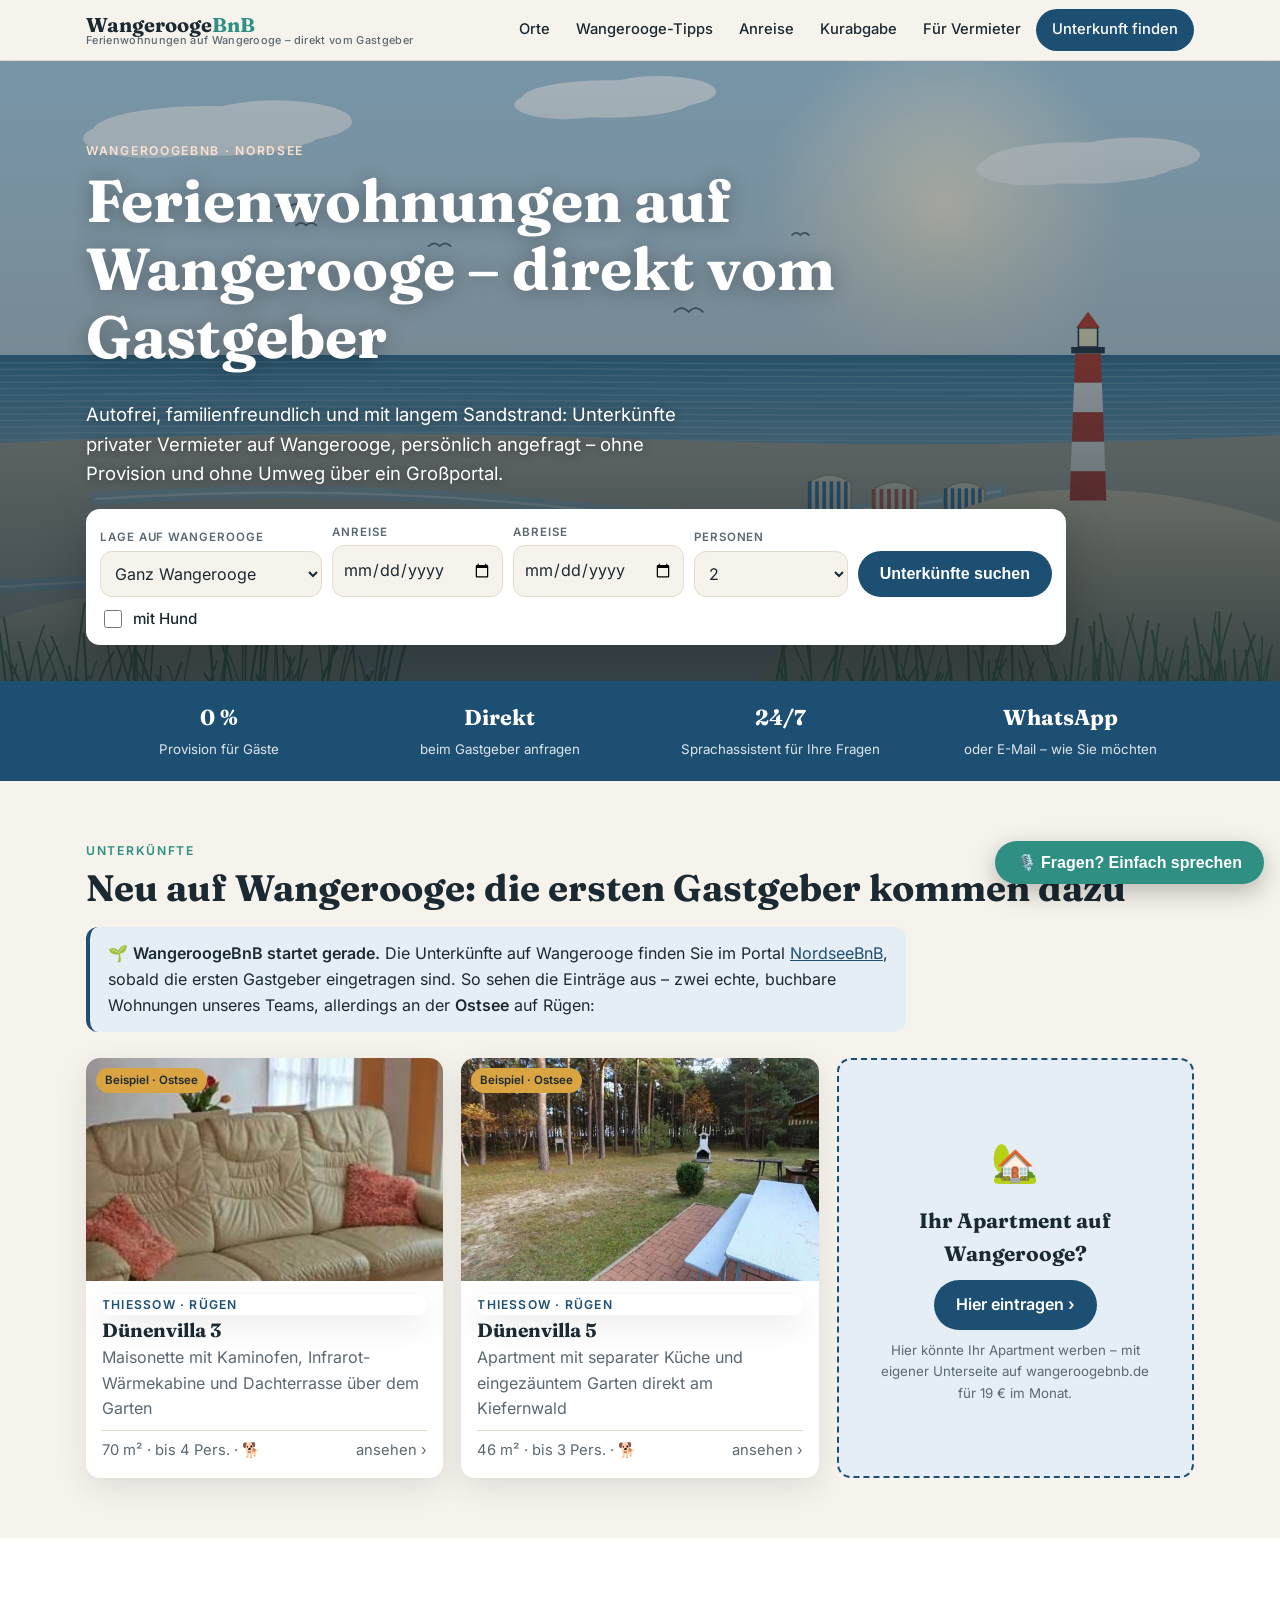
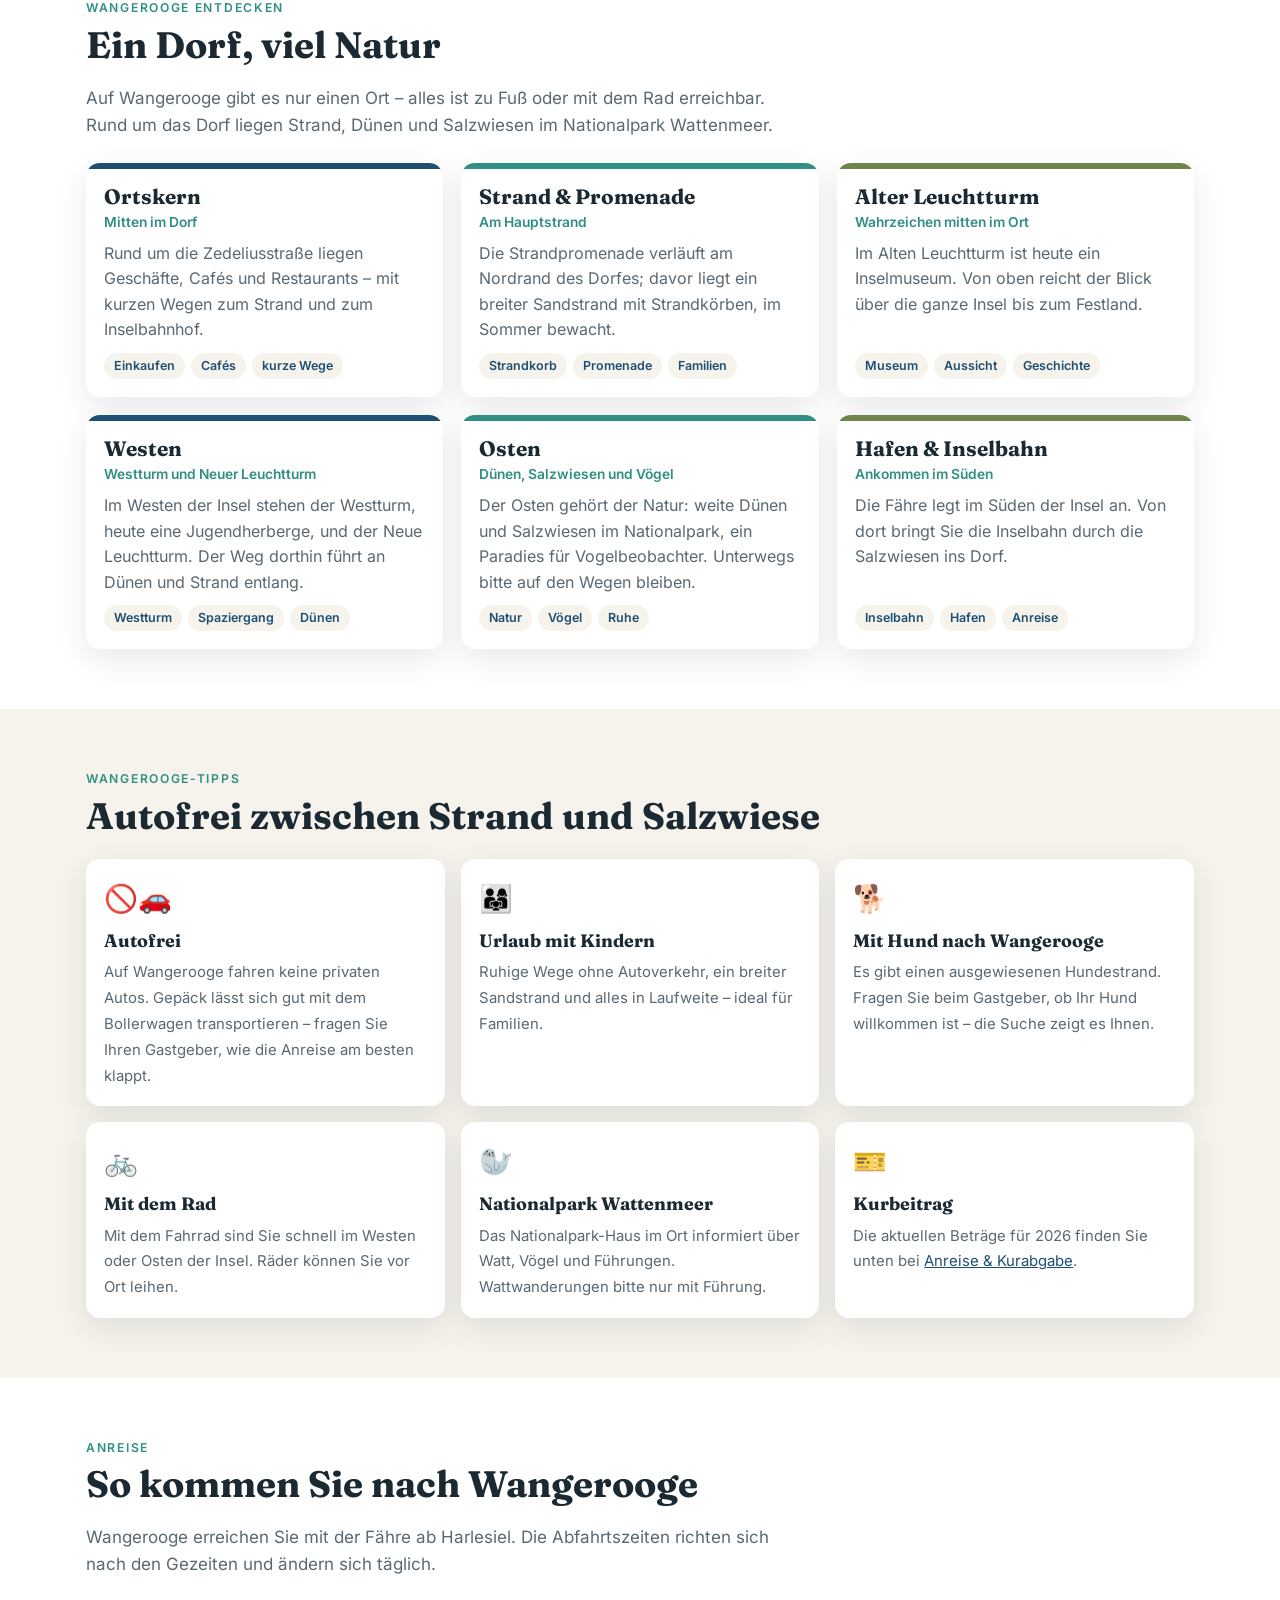
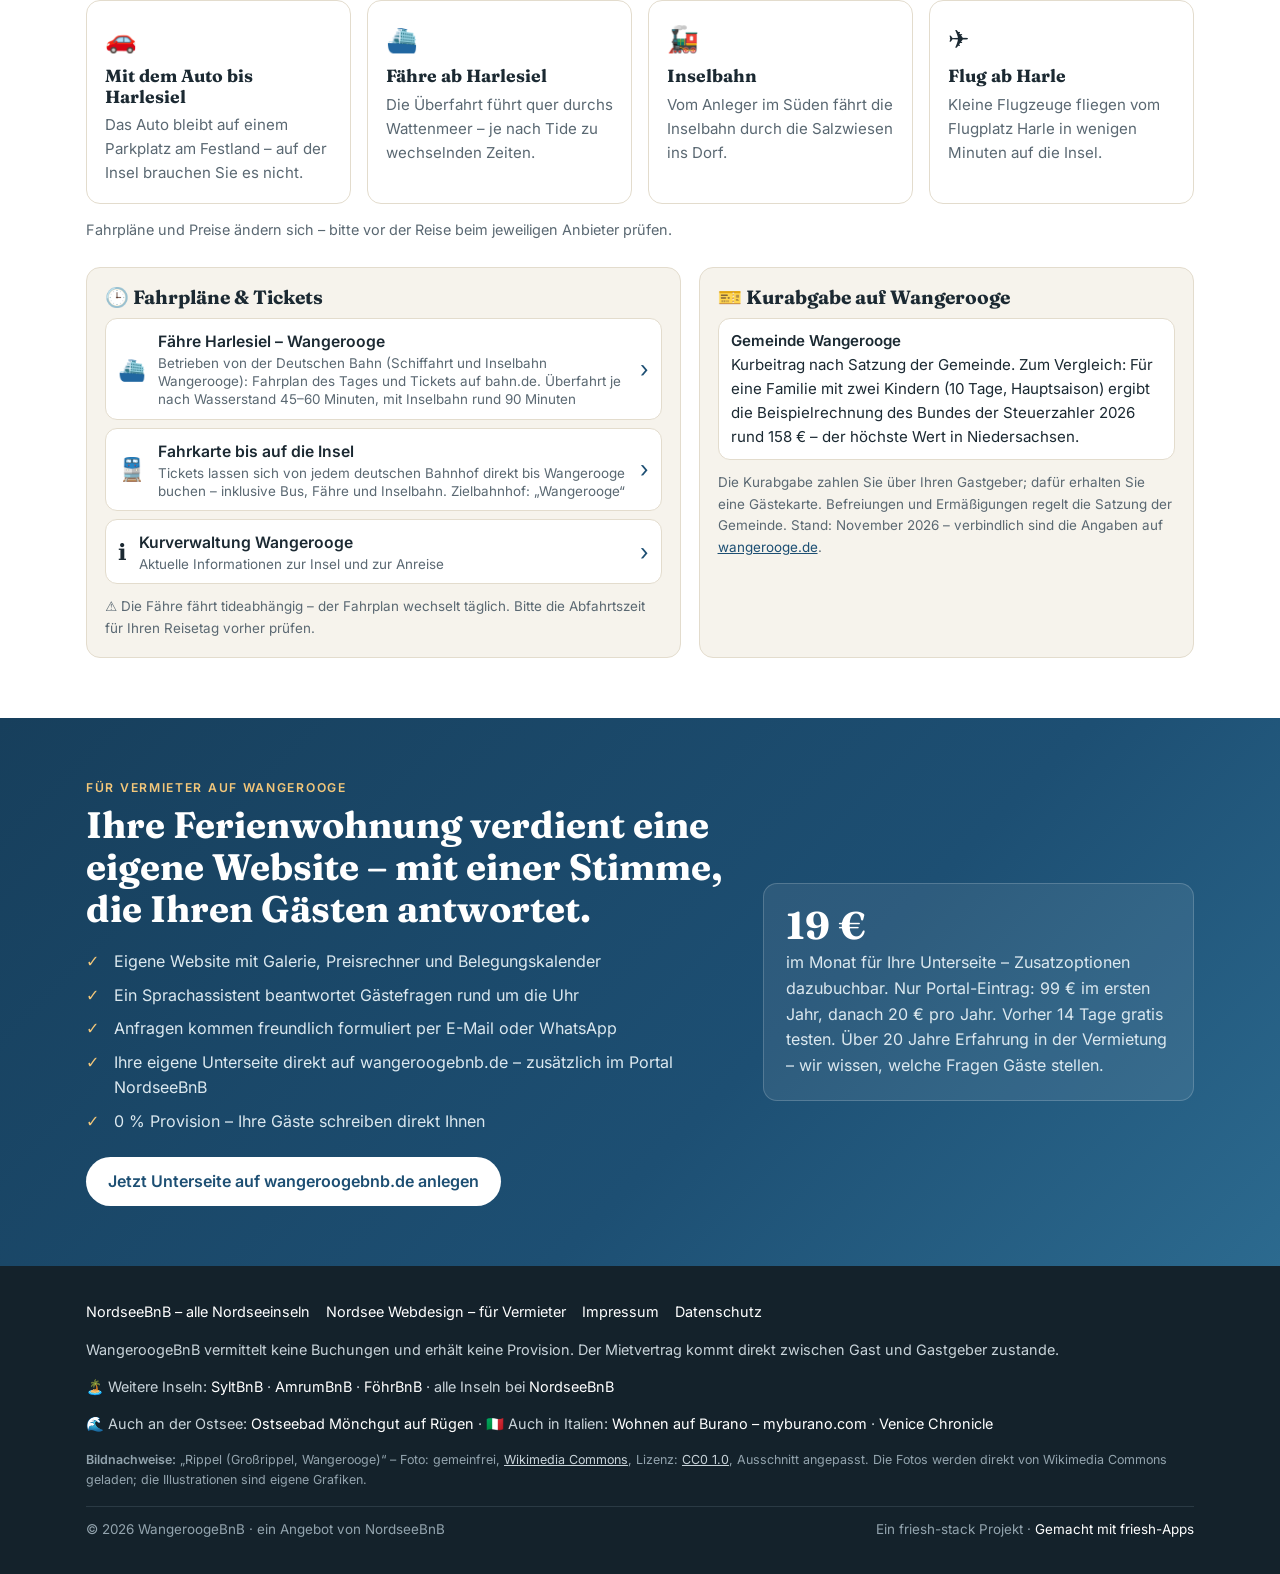
<file: index.html>
<!DOCTYPE html>
<html lang="de">
<head>
<meta charset="utf-8">
<meta name="viewport" content="width=device-width, initial-scale=1">
<title>WangeroogeBnB – Ferienwohnungen auf Wangerooge, direkt vom Gastgeber</title>
<meta name="description" content="Ferienwohnungen und Ferienhäuser auf Wangerooge, der autofreien Ostfriesischen Insel. Direkt beim Gastgeber anfragen, ohne Provision.">
<style id="fontcss">/* Schriften lokal eingebunden – keine Verbindung zu Google Fonts */
@font-face{font-family:Fraunces;font-style:normal;font-weight:400;font-display:swap;src:url([data-uri]) format('woff2')}
@font-face{font-family:Fraunces;font-style:normal;font-weight:600;font-display:swap;src:url([data-uri]) format('woff2')}
@font-face{font-family:Fraunces;font-style:normal;font-weight:700;font-display:swap;src:url([data-uri]) format('woff2')}
@font-face{font-family:Inter;font-style:normal;font-weight:400;font-display:swap;src:url([data-uri]) format('woff2')}
@font-face{font-family:Inter;font-style:normal;font-weight:500;font-display:swap;src:url([data-uri]) format('woff2')}
@font-face{font-family:Inter;font-style:normal;font-weight:600;font-display:swap;src:url([data-uri]) format('woff2')}</style>
<style>
:root{
  --brand:#1d4f73; --brand-2:#e8e2d4; --accent:#2f8f83; --bg:#f6f3ec; --ink:#1b2932; --muted:#5a6872;
  --white:#fff; --line:#e3dccd; --foam:#e5eef4; --grass:#6f8448;
  --radius:14px; --shadow:0 10px 30px rgba(27,41,50,.10);
}
@media(prefers-color-scheme:dark){:root{--bg:#0f1a21;--ink:#e9eef1;--muted:#a8b6bf;--white:#16242d;--line:#24343e;--foam:#16303f;--brand-2:#22313a}}
*{box-sizing:border-box}
html{scroll-behavior:smooth}
body{margin:0;font-family:Inter,system-ui,sans-serif;color:var(--ink);background:var(--bg);line-height:1.6;font-size:16px;overflow-x:hidden}
h1,h2,h3{font-family:Fraunces,Georgia,serif;line-height:1.15;margin:0 0 .5em}
h2{font-size:clamp(1.6rem,3.6vw,2.3rem)}
a{color:var(--brand)}
@media(prefers-color-scheme:dark){a{color:#8cc3e6}}
img{max-width:100%;display:block}
.wrap{max-width:1140px;margin:0 auto;padding:0 16px}
section{padding:60px 0}
.eyebrow{text-transform:uppercase;letter-spacing:.14em;font-size:.76rem;font-weight:600;color:var(--accent);margin-bottom:.5em}
.lead{font-size:1.06rem;color:var(--muted);max-width:720px}
.btn{display:inline-flex;align-items:center;justify-content:center;gap:8px;background:var(--brand);color:#fff!important;padding:12px 22px;border-radius:999px;text-decoration:none;font-weight:600;border:0;cursor:pointer;font-size:1rem;white-space:nowrap}
.btn:hover{filter:brightness(1.1)}
.btn.ghost{background:transparent;color:var(--brand)!important;border:2px solid var(--brand)}
.btn.light{background:#fff;color:var(--brand)!important}
.btn.accent{background:var(--accent)}

/* Nav */
nav{position:sticky;top:0;z-index:50;background:color-mix(in srgb,var(--bg) 92%,transparent);backdrop-filter:blur(8px);border-bottom:1px solid var(--line)}
nav .wrap{display:flex;align-items:center;justify-content:space-between;height:60px;gap:10px}
.brand{font-family:Fraunces,serif;font-weight:700;font-size:1.25rem;color:var(--ink);text-decoration:none;line-height:1.05}
.brand span{color:var(--accent)}
.brand small{display:block;font-family:Inter;font-weight:500;font-size:.68rem;color:var(--muted);letter-spacing:.03em}
.nl{display:flex;gap:4px;align-items:center}
.nl a{text-decoration:none;color:var(--ink);font-weight:500;font-size:.92rem;padding:7px 11px;border-radius:99px}
.nl a:hover{background:var(--foam)}
.nl a.btn{color:#fff;padding:9px 16px}
@media(max-width:720px){.nl a:not(.btn){display:none}.brand small{display:none}}

/* Hero */
.hero{position:relative;min-height:620px;display:flex;align-items:flex-end;overflow:hidden;color:#fff}
.hero .bg{position:absolute;inset:0}
.hero .bg svg{width:100%;height:100%;animation:kb 30s ease-in-out infinite alternate}
@keyframes kb{from{transform:scale(1)}to{transform:scale(1.07) translate(-1%,-1%)}}
.hero .shade{position:absolute;inset:0;background:linear-gradient(180deg,rgba(12,32,46,.30) 0%,rgba(12,32,46,.45) 45%,rgba(12,32,46,.78) 100%)}
.hero .content{position:relative;width:100%;padding:40px 0 36px}
.hero h1{font-size:clamp(2.1rem,5.6vw,3.7rem);max-width:820px;text-shadow:0 2px 20px rgba(0,0,0,.3)}
.hero p.sub{font-size:clamp(1rem,2vw,1.15rem);max-width:640px;margin:0 0 20px;text-shadow:0 1px 10px rgba(0,0,0,.4)}
.search{background:var(--white);color:var(--ink);border-radius:var(--radius);box-shadow:0 18px 50px rgba(0,0,0,.25);padding:14px;display:grid;grid-template-columns:1.3fr 1fr 1fr .9fr auto;gap:10px;align-items:end;max-width:980px}
.search>*{min-width:0}
.search label{display:block;font-size:.72rem;font-weight:600;text-transform:uppercase;letter-spacing:.08em;color:var(--muted);margin-bottom:4px}
.search select,.search input{width:100%;padding:11px 10px;border:1px solid var(--line);border-radius:12px;background:var(--bg);color:var(--ink);font:inherit}
.search label.dog{display:flex;align-items:center;gap:8px;font-size:.95rem;grid-column:1/-1;color:var(--ink);text-transform:none;letter-spacing:0;font-weight:500;margin:0;cursor:pointer}
.search .dog input{width:18px;height:18px;padding:0}
.search .btn{height:46px}
@media(max-width:860px){.search{grid-template-columns:1fr 1fr}.search .full{grid-column:1/-1}}

/* Strip */
.strip{background:var(--brand);color:#fff}
.strip .wrap{display:grid;grid-template-columns:repeat(4,1fr);gap:14px;padding-top:20px;padding-bottom:20px;text-align:center}
.strip b{font-family:Fraunces,serif;font-size:1.35rem;display:block}
.strip small{opacity:.85}
@media(max-width:720px){.strip .wrap{grid-template-columns:1fr 1fr}}

/* Neu-Hinweis + Beispiele */
.note{background:var(--foam);border-left:4px solid var(--brand);border-radius:12px;padding:14px 18px;max-width:820px;margin:18px 0 26px}
.examples{display:grid;grid-template-columns:repeat(3,1fr);gap:18px}
@media(max-width:900px){.examples{grid-template-columns:1fr 1fr}}
.ad{border:2px dashed var(--brand);background:var(--foam);border-radius:var(--radius);display:flex;flex-direction:column;align-items:center;justify-content:center;text-align:center;padding:24px 20px;gap:10px;text-decoration:none;color:var(--ink);min-height:300px}
.ad .ic{font-size:2.4rem}.ad b{font-family:Fraunces,Georgia,serif;font-size:1.3rem}.ad .btn{pointer-events:none}.ad small{color:var(--muted);max-width:280px}
.ex{background:var(--white);border-radius:var(--radius);box-shadow:var(--shadow);overflow:hidden;text-decoration:none;color:var(--ink);display:block}
.ex .ph{position:relative;aspect-ratio:16/10;background:var(--brand-2)}
.ex .ph img{width:100%;height:100%;object-fit:cover}
.ex .tag{position:absolute;left:10px;top:10px;background:#d9a441;color:#1b2932;font-weight:700;font-size:.72rem;padding:3px 9px;border-radius:99px}
.ex .in{padding:14px 16px 16px}
.ex .ort{font-size:.76rem;font-weight:600;letter-spacing:.1em;text-transform:uppercase;color:var(--brand)}
@media(prefers-color-scheme:dark){.ex .ort{color:#8cc3e6}}
.ex h3{margin:4px 0 4px;font-size:1.2rem}
.ex .meta{display:flex;justify-content:space-between;color:var(--muted);font-size:.92rem;border-top:1px solid var(--line);padding-top:8px;margin-top:8px}
@media(max-width:640px){.examples{grid-template-columns:1fr}}

/* Orte */
.orte{display:grid;grid-template-columns:repeat(3,1fr);gap:18px;margin-top:24px}
.ort{background:var(--white);border-radius:var(--radius);box-shadow:var(--shadow);overflow:hidden;display:flex;flex-direction:column}
.ort .top{height:6px;background:var(--brand)}
.ort:nth-child(3n+2) .top{background:var(--accent)}
.ort:nth-child(3n) .top{background:var(--grass)}
.ort .in{padding:16px 18px 18px;display:flex;flex-direction:column;flex:1}
.ort h3{margin:0 0 2px;font-size:1.3rem}
.ort .km{font-size:.86rem;color:var(--accent);font-weight:600;margin-bottom:8px}
.ort p{margin:0 0 10px;color:var(--muted)}
.tags{display:flex;flex-wrap:wrap;gap:6px;margin-top:auto}
.tags span{background:var(--bg);border-radius:99px;padding:3px 10px;font-size:.78rem;color:var(--brand);font-weight:600}
@media(prefers-color-scheme:dark){.tags span{color:#8cc3e6}}
@media(max-width:900px){.orte{grid-template-columns:1fr 1fr}}
@media(max-width:600px){.orte{grid-template-columns:1fr}}

/* Tipps */
.tips{display:grid;grid-template-columns:repeat(3,1fr);gap:16px;margin-top:22px}
.tip{background:var(--white);border-radius:var(--radius);padding:18px;box-shadow:var(--shadow)}
.tip span{font-size:1.7rem}
.tip b{display:block;font-family:Fraunces,serif;font-size:1.12rem;margin:6px 0 4px}
.tip small{color:var(--muted);font-size:.93rem}
@media(max-width:900px){.tips{grid-template-columns:1fr 1fr}}
@media(max-width:560px){.tips{grid-template-columns:1fr}}

/* Anreise */
.anreise{display:grid;grid-template-columns:repeat(4,1fr);gap:16px;margin-top:22px}
.an{border:1px solid var(--line);border-radius:var(--radius);padding:18px;background:var(--white)}
.an h3{font-size:1.1rem;margin:6px 0}
.an p{margin:0;color:var(--muted);font-size:.94rem}
@media(max-width:900px){.anreise{grid-template-columns:1fr 1fr}}
@media(max-width:560px){.anreise{grid-template-columns:1fr}}

/* Vermieter */
.vm{background:linear-gradient(135deg,#173f5c,#1d4f73 60%,#2c6a8f);color:#fff}
.vm .grid{display:grid;grid-template-columns:1.2fr .8fr;gap:30px;align-items:center}
.vm ul{list-style:none;padding:0;margin:14px 0 22px}
.vm li{padding-left:28px;position:relative;margin:8px 0;color:#dbe8ef}
.vm li:before{content:"✓";position:absolute;left:0;color:#f3c77a;font-weight:700}
.vm .box{background:rgba(255,255,255,.08);border:1px solid rgba(255,255,255,.18);border-radius:var(--radius);padding:22px}
.vm .box b{font-family:Fraunces,serif;font-size:2.4rem;display:block;line-height:1}
@media(max-width:820px){.vm .grid{grid-template-columns:1fr}}
.vm .grid>*{min-width:0}.vm .btn{white-space:normal;text-align:center}

/* Footer */
footer{background:#14222b;color:#c9d4da;padding:34px 0;font-size:.9rem}
footer a{color:#fff;text-decoration:none}
footer .links{display:flex;flex-wrap:wrap;gap:6px 16px;margin-bottom:12px}
footer .sig{border-top:1px solid #2a3a44;margin-top:16px;padding-top:12px;display:flex;justify-content:space-between;flex-wrap:wrap;gap:8px;font-size:.84rem;color:#93a4ae}

.modal{position:fixed;inset:0;background:rgba(0,0,0,.5);display:none;align-items:center;justify-content:center;z-index:100;padding:16px}
.modal.on{display:flex}
.modal .sheet{background:var(--white);color:var(--ink);border-radius:var(--radius);max-width:600px;width:100%;padding:24px;position:relative;max-height:85vh;overflow:auto}
.modal .x{position:absolute;right:12px;top:8px;background:none;border:0;font-size:1.6rem;cursor:pointer;color:var(--ink)}
.fab{position:fixed;right:16px;bottom:16px;z-index:60;box-shadow:0 8px 24px rgba(0,0,0,.25)}
.hero .bg img.photo{position:absolute;inset:0;width:100%;height:100%;object-fit:cover;animation:kb 30s ease-in-out infinite alternate}
.hero .credit{position:absolute;right:10px;top:8px;z-index:2;font-size:.68rem;color:rgba(255,255,255,.8);text-decoration:none;text-shadow:0 1px 4px rgba(0,0,0,.6)}
.gal{display:grid;grid-template-columns:repeat(3,1fr);gap:14px;margin-top:22px}
.gal figure{margin:0;background:var(--white);border-radius:var(--radius);overflow:hidden;box-shadow:var(--shadow)}
.gal img{width:100%;aspect-ratio:4/3;object-fit:cover;display:block;background:var(--brand-2)}
.gal figcaption{padding:10px 12px;font-size:.88rem}
.gal figcaption small{display:block;color:var(--muted);font-size:.74rem;margin-top:2px}
.gal figcaption small a{color:inherit}
@media(max-width:820px){.gal{grid-template-columns:1fr 1fr}}
@media(max-width:520px){.gal{grid-template-columns:1fr}}
.credits{font-size:.78rem;color:#93a4ae;margin:14px 0 0}
.credits a{color:#c9d4da;text-decoration:underline}
.infos{display:grid;grid-template-columns:1.2fr 1fr;gap:18px;margin-top:26px}
.infobox{background:var(--bg);border:1px solid var(--line);border-radius:var(--radius);padding:18px}
.infobox h3{font-size:1.2rem;margin:0 0 10px}
.fls{display:flex;flex-direction:column;gap:8px}
.fl{display:flex;align-items:center;gap:12px;background:var(--white);border:1px solid var(--line);border-radius:12px;padding:10px 12px;text-decoration:none;color:var(--ink)}
.fl:hover{border-color:var(--brand)}
.fl .fi{font-size:1.4rem}.fl b{display:block;font-size:.98rem}.fl small{display:block;color:var(--muted);font-size:.84rem;line-height:1.35}
.fl .go{margin-left:auto;font-size:1.4rem;color:var(--brand)}
.kur{list-style:none;padding:0;margin:0;display:flex;flex-direction:column;gap:10px}
.kur li{background:var(--white);border-radius:12px;padding:10px 12px;border:1px solid var(--line);font-size:.94rem}
.ihint{font-size:.84rem;color:var(--muted);margin:12px 0 0}
@media(max-width:820px){.infos{grid-template-columns:1fr}}
.vfab2{position:fixed;right:16px;bottom:16px;z-index:60;box-shadow:0 8px 24px rgba(0,0,0,.25)}
.vp{position:fixed;right:16px;bottom:16px;z-index:70;width:min(380px,calc(100vw - 32px));max-height:min(620px,calc(100vh - 32px));background:var(--white);color:var(--ink);border-radius:18px;box-shadow:0 20px 60px rgba(0,0,0,.35);display:none;flex-direction:column;overflow:hidden}
.vp.on{display:flex}
.vp .vh{display:flex;align-items:center;justify-content:space-between;padding:12px 16px;background:var(--brand);color:#fff}
.vp .vh b{font-family:Fraunces,Georgia,serif;font-size:1.1rem}
.vp .vh button{background:none;border:0;color:#fff;font-size:1.6rem;cursor:pointer;line-height:1}
.vp .vo{display:flex;flex-direction:column;align-items:center;padding:16px 16px 6px}
.vp .orb{width:74px;height:74px;border-radius:50%;background:radial-gradient(circle at 35% 35%,#fff,var(--accent));box-shadow:0 0 0 0 rgba(0,0,0,.15);transition:transform .3s}
.vp .orb.talk{animation:vpulse 1s ease-in-out infinite}
@keyframes vpulse{0%,100%{transform:scale(1)}50%{transform:scale(1.12)}}
.vp .vs{margin-top:8px;font-size:.9rem;color:var(--muted);text-align:center}
.vp .vt{font-size:.8rem;color:var(--muted)}
.vp .vl{flex:1;overflow:auto;padding:6px 14px;display:flex;flex-direction:column;gap:6px;min-height:80px}
.vp .vm{padding:8px 11px;border-radius:12px;font-size:.92rem;max-width:88%}
.vp .vm.u{align-self:flex-end;background:var(--foam)}
.vp .vm.a{align-self:flex-start;background:var(--bg)}
.vp .vm.sys{align-self:center;background:transparent;color:var(--muted);font-size:.82rem;text-align:center}
.vp .vb{display:flex;gap:8px;padding:10px 14px}
.vp .vb .btn{flex:1}
.vp .vb .stop{background:#b23b2e}
.vp .vn{font-size:.72rem;color:var(--muted);padding:0 14px 12px}
.hid{display:none!important}
</style>
</head>
<body>

<nav><div class="wrap">
  <a class="brand" href="#top">Wangerooge<span>BnB</span><small>Ferienwohnungen auf Wangerooge – direkt vom Gastgeber</small></a>
  <div class="nl"><a href="#orte">Orte</a><a href="#tipps">Wangerooge-Tipps</a><a href="#anreise">Anreise</a><a href="#kurabgabe">Kurabgabe</a><a href="#vermieter">Für Vermieter</a><a class="btn" href="https://nordseebnb.de/?ort=Wangerooge">Unterkunft finden</a></div>
</div></nav>

<header class="hero" id="top">
  <div class="bg"><svg role="img" aria-label="Illustration: Strand, Dünen und Leuchtturm an der Nordsee" xmlns="http://www.w3.org/2000/svg" viewBox="0 0 1600 900" preserveAspectRatio="xMidYMid slice"><defs><linearGradient id="sky" x1="0" y1="0" x2="0" y2="1"><stop offset="0" stop-color="#9cc3d9"/><stop offset=".55" stop-color="#dbe9ef"/><stop offset="1" stop-color="#f4ead6"/></linearGradient><linearGradient id="sea" x1="0" y1="0" x2="0" y2="1"><stop offset="0" stop-color="#3f7c9c"/><stop offset="1" stop-color="#7fb0c4"/></linearGradient><linearGradient id="watt" x1="0" y1="0" x2="0" y2="1"><stop offset="0" stop-color="#b9b3a0"/><stop offset="1" stop-color="#d9cfb6"/></linearGradient><linearGradient id="dune" x1="0" y1="0" x2="0" y2="1"><stop offset="0" stop-color="#ecdcb6"/><stop offset="1" stop-color="#d8c193"/></linearGradient><linearGradient id="kliff" x1="0" y1="0" x2="0" y2="1"><stop offset="0" stop-color="#c5683f"/><stop offset="1" stop-color="#9a4a2c"/></linearGradient><radialGradient id="sun" cx=".5" cy=".5" r=".5"><stop offset="0" stop-color="#fff8e1"/><stop offset="1" stop-color="#fff8e1" stop-opacity="0"/></radialGradient></defs><rect width="1600" height="900" fill="url(#sky)"/><circle cx="1180" cy="250" r="230" fill="url(#sun)"/><g fill="#ffffff" opacity=".75"><ellipse cx="260" cy="150" rx="144.0" ry="31.2"/><ellipse cx="188.0" cy="159.6" rx="84.0" ry="24.0"/><ellipse cx="344.0" cy="138.0" rx="96.0" ry="26.4"/></g><g fill="#ffffff" opacity=".75"><ellipse cx="760" cy="110" rx="108.0" ry="23.400000000000002"/><ellipse cx="706.0" cy="117.2" rx="63.0" ry="18.0"/><ellipse cx="823.0" cy="101.0" rx="72.0" ry="19.8"/></g><g fill="#ffffff" opacity=".75"><ellipse cx="1350" cy="190" rx="120.0" ry="26.0"/><ellipse cx="1290.0" cy="198.0" rx="70.0" ry="20.0"/><ellipse cx="1420.0" cy="180.0" rx="80.0" ry="22.0"/></g><rect y="430" width="1600" height="120" fill="url(#sea)"/><path d="M0 440 Q400 437 800 440 T1600 440" stroke="#ffffff" stroke-opacity=".18" stroke-width="2" fill="none"/><path d="M0 448 Q400 445 800 448 T1600 448" stroke="#ffffff" stroke-opacity=".18" stroke-width="2" fill="none"/><path d="M0 456 Q400 453 800 456 T1600 456" stroke="#ffffff" stroke-opacity=".18" stroke-width="2" fill="none"/><path d="M0 464 Q400 461 800 464 T1600 464" stroke="#ffffff" stroke-opacity=".18" stroke-width="2" fill="none"/><path d="M0 472 Q400 469 800 472 T1600 472" stroke="#ffffff" stroke-opacity=".18" stroke-width="2" fill="none"/><path d="M0 480 Q400 477 800 480 T1600 480" stroke="#ffffff" stroke-opacity=".18" stroke-width="2" fill="none"/><path d="M0 488 Q400 485 800 488 T1600 488" stroke="#ffffff" stroke-opacity=".18" stroke-width="2" fill="none"/><path d="M0 496 Q400 493 800 496 T1600 496" stroke="#ffffff" stroke-opacity=".18" stroke-width="2" fill="none"/><path d="M0 504 Q400 501 800 504 T1600 504" stroke="#ffffff" stroke-opacity=".18" stroke-width="2" fill="none"/><path d="M0 512 Q400 509 800 512 T1600 512" stroke="#ffffff" stroke-opacity=".18" stroke-width="2" fill="none"/><path d="M0 520 Q400 517 800 520 T1600 520" stroke="#ffffff" stroke-opacity=".18" stroke-width="2" fill="none"/><path d="M0 528 Q400 525 800 528 T1600 528" stroke="#ffffff" stroke-opacity=".18" stroke-width="2" fill="none"/><path d="M0 536 Q400 533 800 536 T1600 536" stroke="#ffffff" stroke-opacity=".18" stroke-width="2" fill="none"/><path d="M0 544 Q400 541 800 544 T1600 544" stroke="#ffffff" stroke-opacity=".18" stroke-width="2" fill="none"/><path d="M0 540 Q400 520 800 535 T1600 530 L1600 900 L0 900Z" fill="url(#watt)"/><path d="M120 610 Q420 590 700 620 T1250 600" stroke="#9fc4d3" stroke-width="16" fill="none" stroke-linecap="round" opacity=".75"/><path d="M120 610 Q420 590 700 620 T1250 600" stroke="#ffffff" stroke-width="3" fill="none" stroke-linecap="round" opacity=".55"/><path d="M420 680 Q700 650 980 690 T1600 660" stroke="#9fc4d3" stroke-width="16" fill="none" stroke-linecap="round" opacity=".75"/><path d="M420 680 Q700 650 980 690 T1600 660" stroke="#ffffff" stroke-width="3" fill="none" stroke-linecap="round" opacity=".55"/><path d="M0 720 Q260 700 520 730" stroke="#9fc4d3" stroke-width="16" fill="none" stroke-linecap="round" opacity=".75"/><path d="M0 720 Q260 700 520 730" stroke="#ffffff" stroke-width="3" fill="none" stroke-linecap="round" opacity=".55"/><path d="M1010.0 640.0 L1010.0 590.0 Q1037.0 570.0 1064.0 590.0 L1064.0 640.0Z" fill="#efe6d2" stroke="#b9a77f" stroke-width="2.0"/><rect x="1010.0" y="588.0" width="4.5" height="44.0" fill="#2f6f9b" opacity=".85"/><rect x="1019.0" y="588.0" width="4.5" height="44.0" fill="#2f6f9b" opacity=".85"/><rect x="1028.0" y="588.0" width="4.5" height="44.0" fill="#2f6f9b" opacity=".85"/><rect x="1037.0" y="588.0" width="4.5" height="44.0" fill="#2f6f9b" opacity=".85"/><rect x="1046.0" y="588.0" width="4.5" height="44.0" fill="#2f6f9b" opacity=".85"/><rect x="1055.0" y="588.0" width="4.5" height="44.0" fill="#2f6f9b" opacity=".85"/><rect x="1006.0" y="626.0" width="62.0" height="14.0" rx="3.0" fill="#d8c9a6"/><path d="M1090.0 652.0 L1090.0 599.5 Q1118.3 578.5 1146.7 599.5 L1146.7 652.0Z" fill="#efe6d2" stroke="#b9a77f" stroke-width="2.1"/><rect x="1090.0" y="597.4" width="4.7" height="46.2" fill="#c8553d" opacity=".85"/><rect x="1099.5" y="597.4" width="4.7" height="46.2" fill="#c8553d" opacity=".85"/><rect x="1108.9" y="597.4" width="4.7" height="46.2" fill="#c8553d" opacity=".85"/><rect x="1118.3" y="597.4" width="4.7" height="46.2" fill="#c8553d" opacity=".85"/><rect x="1127.8" y="597.4" width="4.7" height="46.2" fill="#c8553d" opacity=".85"/><rect x="1137.2" y="597.4" width="4.7" height="46.2" fill="#c8553d" opacity=".85"/><rect x="1085.8" y="637.3" width="65.1" height="14.7" rx="3.2" fill="#d8c9a6"/><path d="M1180.0 646.0 L1180.0 598.5 Q1205.7 579.5 1231.3 598.5 L1231.3 646.0Z" fill="#efe6d2" stroke="#b9a77f" stroke-width="1.9"/><rect x="1180.0" y="596.6" width="4.3" height="41.8" fill="#2f6f9b" opacity=".85"/><rect x="1188.5" y="596.6" width="4.3" height="41.8" fill="#2f6f9b" opacity=".85"/><rect x="1197.1" y="596.6" width="4.3" height="41.8" fill="#2f6f9b" opacity=".85"/><rect x="1205.7" y="596.6" width="4.3" height="41.8" fill="#2f6f9b" opacity=".85"/><rect x="1214.2" y="596.6" width="4.3" height="41.8" fill="#2f6f9b" opacity=".85"/><rect x="1222.8" y="596.6" width="4.3" height="41.8" fill="#2f6f9b" opacity=".85"/><rect x="1176.2" y="632.7" width="58.9" height="13.3" rx="2.8" fill="#d8c9a6"/><path d="M900 900 Q1080 620 1300 600 Q1460 590 1600 640 L1600 900Z" fill="url(#dune)"/><path d="M1344.0 428.0 L1376.0 428.0 L1377.4 464.8 L1342.6 464.8Z" fill="#c8402f"/><path d="M1342.6 464.8 L1377.4 464.8 L1378.8 501.6 L1341.2 501.6Z" fill="#f7f4ee"/><path d="M1341.2 501.6 L1378.8 501.6 L1380.2 538.4 L1339.8 538.4Z" fill="#c8402f"/><path d="M1339.8 538.4 L1380.2 538.4 L1381.6 575.2 L1338.4 575.2Z" fill="#f7f4ee"/><path d="M1338.4 575.2 L1381.6 575.2 L1383.0 612.0 L1337.0 612.0Z" fill="#c8402f"/><rect x="1339.0" y="420.0" width="42.0" height="8.0" fill="#2b3a44"/><rect x="1348.0" y="396.0" width="24.0" height="24.0" fill="#fff6c9" stroke="#2b3a44" stroke-width="2.0"/><path d="M1345.0 396.0 L1360.0 376.0 L1375.0 396.0Z" fill="#c8402f"/><path d="M1112.3 900.0 Q1109.6 837.3 1103.2 795.6" stroke="#7b8f4e" stroke-width="2.6" fill="none" stroke-linecap="round"/><path d="M1360.5 900.0 Q1350.2 866.1 1326.4 843.4" stroke="#7b8f4e" stroke-width="2.9" fill="none" stroke-linecap="round"/><path d="M1126.0 900.0 Q1136.4 855.9 1160.7 826.6" stroke="#7b8f4e" stroke-width="2.4" fill="none" stroke-linecap="round"/><path d="M1495.3 900.0 Q1498.3 841.4 1505.1 802.4" stroke="#7b8f4e" stroke-width="1.8" fill="none" stroke-linecap="round"/><path d="M1366.3 900.0 Q1366.8 817.9 1367.9 763.2" stroke="#7b8f4e" stroke-width="2.8" fill="none" stroke-linecap="round"/><path d="M1389.7 900.0 Q1395.1 866.2 1407.8 843.6" stroke="#7b8f4e" stroke-width="2.5" fill="none" stroke-linecap="round"/><path d="M1152.8 900.0 Q1160.5 868.1 1178.4 846.9" stroke="#7b8f4e" stroke-width="2.4" fill="none" stroke-linecap="round"/><path d="M1420.0 900.0 Q1424.5 817.3 1435.0 762.1" stroke="#7b8f4e" stroke-width="3.1" fill="none" stroke-linecap="round"/><path d="M1212.8 900.0 Q1211.6 821.9 1208.9 769.9" stroke="#7b8f4e" stroke-width="3.1" fill="none" stroke-linecap="round"/><path d="M1522.5 900.0 Q1514.8 864.2 1497.0 840.3" stroke="#7b8f4e" stroke-width="1.9" fill="none" stroke-linecap="round"/><path d="M1577.9 900.0 Q1580.6 843.8 1586.8 806.4" stroke="#7b8f4e" stroke-width="2.1" fill="none" stroke-linecap="round"/><path d="M1284.6 900.0 Q1281.5 846.8 1274.2 811.4" stroke="#7b8f4e" stroke-width="2.5" fill="none" stroke-linecap="round"/><path d="M1333.9 900.0 Q1337.7 815.7 1346.7 759.6" stroke="#7b8f4e" stroke-width="3.1" fill="none" stroke-linecap="round"/><path d="M1508.1 900.0 Q1511.7 810.5 1520.1 750.9" stroke="#7b8f4e" stroke-width="1.9" fill="none" stroke-linecap="round"/><path d="M1510.8 900.0 Q1519.3 812.1 1539.1 753.5" stroke="#7b8f4e" stroke-width="2.5" fill="none" stroke-linecap="round"/><path d="M1416.8 900.0 Q1423.8 857.3 1440.1 828.9" stroke="#7b8f4e" stroke-width="2.5" fill="none" stroke-linecap="round"/><path d="M1142.4 900.0 Q1149.8 866.2 1167.1 843.7" stroke="#7b8f4e" stroke-width="3.2" fill="none" stroke-linecap="round"/><path d="M1016.7 900.0 Q1014.8 822.0 1010.4 769.9" stroke="#7b8f4e" stroke-width="1.8" fill="none" stroke-linecap="round"/><path d="M1148.1 900.0 Q1155.9 823.9 1174.2 773.1" stroke="#7b8f4e" stroke-width="1.7" fill="none" stroke-linecap="round"/><path d="M1353.3 900.0 Q1357.9 867.3 1368.6 845.5" stroke="#7b8f4e" stroke-width="2.1" fill="none" stroke-linecap="round"/><path d="M1523.8 900.0 Q1523.9 811.2 1524.2 751.9" stroke="#7b8f4e" stroke-width="3.2" fill="none" stroke-linecap="round"/><path d="M1158.2 900.0 Q1160.3 865.4 1165.2 842.3" stroke="#7b8f4e" stroke-width="1.7" fill="none" stroke-linecap="round"/><path d="M1086.3 900.0 Q1088.6 845.5 1094.1 809.2" stroke="#7b8f4e" stroke-width="1.8" fill="none" stroke-linecap="round"/><path d="M987.2 900.0 Q983.2 817.9 974.1 763.2" stroke="#7b8f4e" stroke-width="3.1" fill="none" stroke-linecap="round"/><path d="M1533.9 900.0 Q1533.0 847.3 1531.1 812.2" stroke="#7b8f4e" stroke-width="2.4" fill="none" stroke-linecap="round"/><path d="M1372.1 900.0 Q1373.3 834.3 1376.2 790.4" stroke="#7b8f4e" stroke-width="2.6" fill="none" stroke-linecap="round"/><path d="M1562.0 900.0 Q1560.6 839.6 1557.2 799.3" stroke="#7b8f4e" stroke-width="2.8" fill="none" stroke-linecap="round"/><path d="M1112.1 900.0 Q1122.1 851.9 1145.5 819.9" stroke="#7b8f4e" stroke-width="2.4" fill="none" stroke-linecap="round"/><path d="M1311.0 900.0 Q1309.2 869.3 1305.1 848.9" stroke="#7b8f4e" stroke-width="2.5" fill="none" stroke-linecap="round"/><path d="M972.8 900.0 Q975.6 833.1 982.1 788.4" stroke="#7b8f4e" stroke-width="1.7" fill="none" stroke-linecap="round"/><path d="M1361.5 900.0 Q1365.3 842.0 1374.0 803.4" stroke="#7b8f4e" stroke-width="2.2" fill="none" stroke-linecap="round"/><path d="M1412.4 900.0 Q1402.4 825.7 1379.0 776.2" stroke="#7b8f4e" stroke-width="1.7" fill="none" stroke-linecap="round"/><path d="M1392.7 900.0 Q1387.4 812.2 1375.2 753.7" stroke="#7b8f4e" stroke-width="2.3" fill="none" stroke-linecap="round"/><path d="M1339.3 900.0 Q1336.5 850.8 1329.8 818.0" stroke="#7b8f4e" stroke-width="2.1" fill="none" stroke-linecap="round"/><path d="M1196.3 900.0 Q1192.1 834.3 1182.3 790.4" stroke="#7b8f4e" stroke-width="2.2" fill="none" stroke-linecap="round"/><path d="M1454.3 900.0 Q1455.7 868.4 1459.1 847.3" stroke="#7b8f4e" stroke-width="2.8" fill="none" stroke-linecap="round"/><path d="M1158.4 900.0 Q1164.8 856.6 1179.7 827.7" stroke="#7b8f4e" stroke-width="2.0" fill="none" stroke-linecap="round"/><path d="M1079.9 900.0 Q1084.1 843.9 1093.8 806.5" stroke="#7b8f4e" stroke-width="1.8" fill="none" stroke-linecap="round"/><path d="M1166.1 900.0 Q1173.1 850.0 1189.4 816.6" stroke="#7b8f4e" stroke-width="2.3" fill="none" stroke-linecap="round"/><path d="M1507.5 900.0 Q1504.1 859.8 1496.1 833.1" stroke="#7b8f4e" stroke-width="2.6" fill="none" stroke-linecap="round"/><path d="M1526.3 900.0 Q1520.6 842.9 1507.1 804.9" stroke="#7b8f4e" stroke-width="1.8" fill="none" stroke-linecap="round"/><path d="M1299.0 900.0 Q1305.4 858.6 1320.4 830.9" stroke="#7b8f4e" stroke-width="2.9" fill="none" stroke-linecap="round"/><path d="M1077.5 900.0 Q1083.9 853.3 1099.0 822.1" stroke="#7b8f4e" stroke-width="2.6" fill="none" stroke-linecap="round"/><path d="M1476.0 900.0 Q1468.2 849.3 1450.1 815.5" stroke="#7b8f4e" stroke-width="2.1" fill="none" stroke-linecap="round"/><path d="M1468.1 900.0 Q1464.8 853.7 1457.3 822.9" stroke="#7b8f4e" stroke-width="2.3" fill="none" stroke-linecap="round"/><path d="M1228.7 900.0 Q1237.5 845.4 1258.1 809.0" stroke="#7b8f4e" stroke-width="1.8" fill="none" stroke-linecap="round"/><path d="M963.0 900.0 Q971.0 813.4 989.6 755.7" stroke="#7b8f4e" stroke-width="3.2" fill="none" stroke-linecap="round"/><path d="M1238.0 900.0 Q1247.0 813.0 1267.9 755.0" stroke="#7b8f4e" stroke-width="2.0" fill="none" stroke-linecap="round"/><path d="M1437.1 900.0 Q1440.6 819.8 1448.5 766.3" stroke="#7b8f4e" stroke-width="2.4" fill="none" stroke-linecap="round"/><path d="M1145.0 900.0 Q1139.3 849.5 1125.9 815.9" stroke="#7b8f4e" stroke-width="1.7" fill="none" stroke-linecap="round"/><path d="M1336.8 900.0 Q1343.3 852.8 1358.5 821.3" stroke="#7b8f4e" stroke-width="1.7" fill="none" stroke-linecap="round"/><path d="M1538.3 900.0 Q1547.2 828.4 1568.0 780.6" stroke="#7b8f4e" stroke-width="3.0" fill="none" stroke-linecap="round"/><path d="M1535.8 900.0 Q1525.6 835.4 1501.7 792.3" stroke="#7b8f4e" stroke-width="2.8" fill="none" stroke-linecap="round"/><path d="M1070.0 900.0 Q1073.4 852.0 1081.4 820.0" stroke="#7b8f4e" stroke-width="2.4" fill="none" stroke-linecap="round"/><path d="M1224.8 900.0 Q1227.2 813.7 1232.7 756.1" stroke="#7b8f4e" stroke-width="2.1" fill="none" stroke-linecap="round"/><path d="M1121.6 900.0 Q1121.1 818.3 1120.0 763.8" stroke="#7b8f4e" stroke-width="2.9" fill="none" stroke-linecap="round"/><path d="M1185.2 900.0 Q1185.9 858.2 1187.6 830.3" stroke="#7b8f4e" stroke-width="2.9" fill="none" stroke-linecap="round"/><path d="M1069.6 900.0 Q1078.5 822.5 1099.2 770.8" stroke="#7b8f4e" stroke-width="2.9" fill="none" stroke-linecap="round"/><path d="M1487.0 900.0 Q1489.7 869.5 1496.0 849.2" stroke="#7b8f4e" stroke-width="3.0" fill="none" stroke-linecap="round"/><path d="M992.0 900.0 Q987.1 853.7 975.8 822.9" stroke="#7b8f4e" stroke-width="2.4" fill="none" stroke-linecap="round"/><path d="M1230.7 900.0 Q1236.5 841.6 1250.1 802.7" stroke="#7b8f4e" stroke-width="1.6" fill="none" stroke-linecap="round"/><path d="M995.1 900.0 Q987.2 862.4 968.8 837.3" stroke="#7b8f4e" stroke-width="1.7" fill="none" stroke-linecap="round"/><path d="M1583.8 900.0 Q1575.1 818.7 1554.8 764.6" stroke="#7b8f4e" stroke-width="2.4" fill="none" stroke-linecap="round"/><path d="M1162.2 900.0 Q1159.1 851.1 1151.8 818.5" stroke="#7b8f4e" stroke-width="2.6" fill="none" stroke-linecap="round"/><path d="M1335.4 900.0 Q1328.9 848.3 1313.8 813.9" stroke="#7b8f4e" stroke-width="2.1" fill="none" stroke-linecap="round"/><path d="M1039.2 900.0 Q1043.7 836.7 1054.3 794.4" stroke="#7b8f4e" stroke-width="2.2" fill="none" stroke-linecap="round"/><path d="M1011.1 900.0 Q1008.5 859.3 1002.3 832.1" stroke="#7b8f4e" stroke-width="2.6" fill="none" stroke-linecap="round"/><path d="M1460.9 900.0 Q1467.2 847.2 1482.0 812.0" stroke="#7b8f4e" stroke-width="2.6" fill="none" stroke-linecap="round"/><path d="M1236.2 900.0 Q1236.1 847.7 1236.0 812.8" stroke="#7b8f4e" stroke-width="2.7" fill="none" stroke-linecap="round"/><path d="M1229.1 900.0 Q1228.3 828.4 1226.4 780.6" stroke="#7b8f4e" stroke-width="2.0" fill="none" stroke-linecap="round"/><path d="M1302.9 900.0 Q1293.9 828.3 1272.9 780.5" stroke="#7b8f4e" stroke-width="2.3" fill="none" stroke-linecap="round"/><path d="M1232.5 900.0 Q1241.7 817.2 1263.1 762.0" stroke="#7b8f4e" stroke-width="2.2" fill="none" stroke-linecap="round"/><path d="M1534.6 900.0 Q1529.6 822.5 1518.0 770.9" stroke="#7b8f4e" stroke-width="2.3" fill="none" stroke-linecap="round"/><path d="M1038.8 900.0 Q1042.2 821.2 1050.2 768.7" stroke="#7b8f4e" stroke-width="3.0" fill="none" stroke-linecap="round"/><path d="M1467.2 900.0 Q1472.1 829.9 1483.5 783.2" stroke="#7b8f4e" stroke-width="2.5" fill="none" stroke-linecap="round"/><path d="M1026.0 900.0 Q1015.6 834.7 991.3 791.2" stroke="#7b8f4e" stroke-width="1.8" fill="none" stroke-linecap="round"/><path d="M1455.6 900.0 Q1447.0 867.3 1427.0 845.6" stroke="#7b8f4e" stroke-width="1.8" fill="none" stroke-linecap="round"/><path d="M1523.5 900.0 Q1513.5 859.3 1490.1 832.1" stroke="#7b8f4e" stroke-width="2.9" fill="none" stroke-linecap="round"/><path d="M1037.6 900.0 Q1041.3 819.4 1049.8 765.6" stroke="#7b8f4e" stroke-width="2.9" fill="none" stroke-linecap="round"/><path d="M1569.5 900.0 Q1575.8 835.3 1590.5 792.1" stroke="#7b8f4e" stroke-width="1.7" fill="none" stroke-linecap="round"/><path d="M1451.1 900.0 Q1455.7 839.3 1466.2 798.9" stroke="#7b8f4e" stroke-width="1.8" fill="none" stroke-linecap="round"/><path d="M1439.3 900.0 Q1430.1 813.9 1408.6 756.5" stroke="#7b8f4e" stroke-width="2.1" fill="none" stroke-linecap="round"/><path d="M1320.9 900.0 Q1315.5 820.3 1302.9 767.2" stroke="#7b8f4e" stroke-width="1.9" fill="none" stroke-linecap="round"/><path d="M1120.0 900.0 Q1125.3 833.0 1137.7 788.4" stroke="#7b8f4e" stroke-width="2.2" fill="none" stroke-linecap="round"/><path d="M1195.2 900.0 Q1192.0 846.2 1184.7 810.3" stroke="#7b8f4e" stroke-width="2.3" fill="none" stroke-linecap="round"/><path d="M1013.3 900.0 Q1023.2 840.0 1046.4 800.0" stroke="#7b8f4e" stroke-width="2.3" fill="none" stroke-linecap="round"/><path d="M1438.3 900.0 Q1442.3 860.4 1451.7 833.9" stroke="#7b8f4e" stroke-width="2.8" fill="none" stroke-linecap="round"/><path d="M1391.3 900.0 Q1390.9 839.0 1390.1 798.3" stroke="#7b8f4e" stroke-width="2.6" fill="none" stroke-linecap="round"/><path d="M1534.3 900.0 Q1525.8 861.0 1506.0 835.1" stroke="#7b8f4e" stroke-width="2.8" fill="none" stroke-linecap="round"/><path d="M1546.6 900.0 Q1545.4 839.0 1542.6 798.3" stroke="#7b8f4e" stroke-width="2.8" fill="none" stroke-linecap="round"/><path d="M1079.1 900.0 Q1072.8 854.0 1058.1 823.3" stroke="#7b8f4e" stroke-width="2.5" fill="none" stroke-linecap="round"/><path d="M1161.5 900.0 Q1165.5 856.1 1174.9 826.8" stroke="#7b8f4e" stroke-width="3.1" fill="none" stroke-linecap="round"/><path d="M1149.4 900.0 Q1147.5 827.7 1143.3 779.5" stroke="#7b8f4e" stroke-width="3.0" fill="none" stroke-linecap="round"/><path d="M1334.2 900.0 Q1328.2 854.0 1314.4 823.3" stroke="#7b8f4e" stroke-width="1.6" fill="none" stroke-linecap="round"/><path d="M1266.9 900.0 Q1260.0 847.0 1243.9 811.7" stroke="#7b8f4e" stroke-width="2.2" fill="none" stroke-linecap="round"/><path d="M1166.1 900.0 Q1158.6 823.5 1141.2 772.6" stroke="#7b8f4e" stroke-width="3.2" fill="none" stroke-linecap="round"/><path d="M1266.9 900.0 Q1266.3 834.1 1264.7 790.1" stroke="#7b8f4e" stroke-width="2.9" fill="none" stroke-linecap="round"/><path d="M1485.8 900.0 Q1485.4 836.6 1484.5 794.3" stroke="#7b8f4e" stroke-width="2.8" fill="none" stroke-linecap="round"/><path d="M1508.3 900.0 Q1513.2 846.0 1524.6 810.0" stroke="#7b8f4e" stroke-width="3.1" fill="none" stroke-linecap="round"/><path d="M1259.1 900.0 Q1253.6 856.2 1240.6 827.0" stroke="#7b8f4e" stroke-width="2.7" fill="none" stroke-linecap="round"/><path d="M1392.2 900.0 Q1399.7 812.5 1417.0 754.1" stroke="#7b8f4e" stroke-width="2.0" fill="none" stroke-linecap="round"/><path d="M1081.4 900.0 Q1074.8 854.5 1059.5 824.1" stroke="#7b8f4e" stroke-width="2.7" fill="none" stroke-linecap="round"/><path d="M1509.5 900.0 Q1504.4 816.0 1492.4 760.0" stroke="#7b8f4e" stroke-width="3.0" fill="none" stroke-linecap="round"/><path d="M1160.6 900.0 Q1165.4 844.6 1176.6 807.7" stroke="#7b8f4e" stroke-width="1.7" fill="none" stroke-linecap="round"/><path d="M1019.3 900.0 Q1014.9 820.0 1004.7 766.6" stroke="#7b8f4e" stroke-width="2.2" fill="none" stroke-linecap="round"/><path d="M1331.4 900.0 Q1321.0 829.5 1296.9 782.4" stroke="#7b8f4e" stroke-width="2.1" fill="none" stroke-linecap="round"/><path d="M1239.2 900.0 Q1233.1 840.8 1218.9 801.4" stroke="#7b8f4e" stroke-width="2.5" fill="none" stroke-linecap="round"/><path d="M1571.4 900.0 Q1572.3 846.5 1574.5 810.9" stroke="#7b8f4e" stroke-width="1.8" fill="none" stroke-linecap="round"/><path d="M1135.8 900.0 Q1127.7 830.1 1108.7 783.5" stroke="#7b8f4e" stroke-width="3.0" fill="none" stroke-linecap="round"/><path d="M1541.6 900.0 Q1550.9 864.2 1572.5 840.3" stroke="#7b8f4e" stroke-width="2.2" fill="none" stroke-linecap="round"/><path d="M1454.3 900.0 Q1450.1 824.6 1440.0 774.3" stroke="#7b8f4e" stroke-width="2.7" fill="none" stroke-linecap="round"/><path d="M1378.6 900.0 Q1373.7 821.6 1362.2 769.4" stroke="#7b8f4e" stroke-width="2.8" fill="none" stroke-linecap="round"/><path d="M1575.2 900.0 Q1576.0 829.6 1577.8 782.7" stroke="#7b8f4e" stroke-width="1.8" fill="none" stroke-linecap="round"/><path d="M1276.1 900.0 Q1280.7 848.9 1291.4 814.8" stroke="#7b8f4e" stroke-width="2.7" fill="none" stroke-linecap="round"/><path d="M1322.5 900.0 Q1325.5 859.1 1332.7 831.8" stroke="#7b8f4e" stroke-width="2.6" fill="none" stroke-linecap="round"/><path d="M1074.6 900.0 Q1077.9 816.6 1085.5 761.0" stroke="#7b8f4e" stroke-width="1.8" fill="none" stroke-linecap="round"/><path d="M1556.4 900.0 Q1552.8 861.5 1544.6 835.9" stroke="#7b8f4e" stroke-width="2.8" fill="none" stroke-linecap="round"/><path d="M1342.4 900.0 Q1345.5 836.7 1352.7 794.5" stroke="#7b8f4e" stroke-width="2.3" fill="none" stroke-linecap="round"/><path d="M1160.0 900.0 Q1150.9 859.4 1129.8 832.4" stroke="#7b8f4e" stroke-width="2.7" fill="none" stroke-linecap="round"/><path d="M1442.9 900.0 Q1447.9 837.4 1459.6 795.7" stroke="#7b8f4e" stroke-width="2.2" fill="none" stroke-linecap="round"/><path d="M0 900 L0 760 Q160 700 340 760 Q460 800 520 900Z" fill="url(#dune)"/><path d="M132.9 900.0 Q140.7 838.7 159.0 797.8" stroke="#6f8448" stroke-width="1.7" fill="none" stroke-linecap="round"/><path d="M252.4 900.0 Q258.0 847.7 271.2 812.8" stroke="#6f8448" stroke-width="2.2" fill="none" stroke-linecap="round"/><path d="M166.4 900.0 Q167.3 837.4 169.3 795.6" stroke="#6f8448" stroke-width="2.8" fill="none" stroke-linecap="round"/><path d="M176.4 900.0 Q168.3 808.1 149.3 746.8" stroke="#6f8448" stroke-width="2.0" fill="none" stroke-linecap="round"/><path d="M49.8 900.0 Q55.7 856.6 69.4 827.6" stroke="#6f8448" stroke-width="2.8" fill="none" stroke-linecap="round"/><path d="M92.4 900.0 Q90.7 851.5 86.6 819.2" stroke="#6f8448" stroke-width="2.8" fill="none" stroke-linecap="round"/><path d="M407.9 900.0 Q409.8 814.6 414.3 757.6" stroke="#6f8448" stroke-width="1.8" fill="none" stroke-linecap="round"/><path d="M199.2 900.0 Q199.8 851.2 201.1 818.7" stroke="#6f8448" stroke-width="2.5" fill="none" stroke-linecap="round"/><path d="M101.0 900.0 Q107.0 847.5 120.8 812.5" stroke="#6f8448" stroke-width="1.6" fill="none" stroke-linecap="round"/><path d="M401.6 900.0 Q411.0 805.2 433.0 742.0" stroke="#6f8448" stroke-width="2.2" fill="none" stroke-linecap="round"/><path d="M276.3 900.0 Q279.1 825.5 285.7 775.9" stroke="#6f8448" stroke-width="3.2" fill="none" stroke-linecap="round"/><path d="M343.3 900.0 Q350.9 844.2 368.5 807.1" stroke="#6f8448" stroke-width="2.4" fill="none" stroke-linecap="round"/><path d="M300.7 900.0 Q290.2 816.0 265.8 760.0" stroke="#6f8448" stroke-width="2.8" fill="none" stroke-linecap="round"/><path d="M331.0 900.0 Q331.5 831.5 332.6 785.9" stroke="#6f8448" stroke-width="2.3" fill="none" stroke-linecap="round"/><path d="M96.7 900.0 Q87.0 829.0 64.3 781.7" stroke="#6f8448" stroke-width="2.4" fill="none" stroke-linecap="round"/><path d="M323.0 900.0 Q324.4 834.7 327.6 791.1" stroke="#6f8448" stroke-width="3.1" fill="none" stroke-linecap="round"/><path d="M446.0 900.0 Q452.2 855.1 466.5 825.1" stroke="#6f8448" stroke-width="2.6" fill="none" stroke-linecap="round"/><path d="M25.3 900.0 Q19.7 840.2 6.6 800.4" stroke="#6f8448" stroke-width="1.7" fill="none" stroke-linecap="round"/><path d="M269.4 900.0 Q265.7 802.6 257.1 737.7" stroke="#6f8448" stroke-width="3.0" fill="none" stroke-linecap="round"/><path d="M347.3 900.0 Q354.9 855.1 372.4 825.2" stroke="#6f8448" stroke-width="2.6" fill="none" stroke-linecap="round"/><path d="M463.5 900.0 Q468.5 816.7 480.3 761.2" stroke="#6f8448" stroke-width="2.1" fill="none" stroke-linecap="round"/><path d="M403.3 900.0 Q410.9 802.5 428.6 737.5" stroke="#6f8448" stroke-width="2.3" fill="none" stroke-linecap="round"/><path d="M378.4 900.0 Q370.2 832.0 351.1 786.6" stroke="#6f8448" stroke-width="1.7" fill="none" stroke-linecap="round"/><path d="M39.0 900.0 Q31.8 850.8 15.2 818.0" stroke="#6f8448" stroke-width="2.4" fill="none" stroke-linecap="round"/><path d="M349.6 900.0 Q348.0 828.5 344.2 780.9" stroke="#6f8448" stroke-width="2.6" fill="none" stroke-linecap="round"/><path d="M152.3 900.0 Q157.7 833.3 170.3 788.9" stroke="#6f8448" stroke-width="2.2" fill="none" stroke-linecap="round"/><path d="M90.3 900.0 Q94.9 804.6 105.7 741.1" stroke="#6f8448" stroke-width="2.2" fill="none" stroke-linecap="round"/><path d="M185.5 900.0 Q187.5 829.1 192.2 781.8" stroke="#6f8448" stroke-width="2.0" fill="none" stroke-linecap="round"/><path d="M1.4 900.0 Q7.3 850.2 21.2 817.0" stroke="#6f8448" stroke-width="1.8" fill="none" stroke-linecap="round"/><path d="M230.0 900.0 Q223.9 851.1 209.6 818.5" stroke="#6f8448" stroke-width="1.9" fill="none" stroke-linecap="round"/><path d="M201.9 900.0 Q192.0 852.9 168.8 821.5" stroke="#6f8448" stroke-width="1.8" fill="none" stroke-linecap="round"/><path d="M84.1 900.0 Q74.9 831.6 53.3 786.1" stroke="#6f8448" stroke-width="1.6" fill="none" stroke-linecap="round"/><path d="M224.0 900.0 Q228.3 837.1 238.3 795.1" stroke="#6f8448" stroke-width="1.7" fill="none" stroke-linecap="round"/><path d="M201.7 900.0 Q191.7 837.8 168.5 796.4" stroke="#6f8448" stroke-width="3.1" fill="none" stroke-linecap="round"/><path d="M109.5 900.0 Q108.9 857.8 107.7 829.6" stroke="#6f8448" stroke-width="1.9" fill="none" stroke-linecap="round"/><path d="M311.2 900.0 Q303.3 841.1 284.9 801.9" stroke="#6f8448" stroke-width="1.7" fill="none" stroke-linecap="round"/><path d="M363.8 900.0 Q369.9 845.8 384.0 809.7" stroke="#6f8448" stroke-width="2.3" fill="none" stroke-linecap="round"/><path d="M466.5 900.0 Q461.2 844.2 449.0 806.9" stroke="#6f8448" stroke-width="2.0" fill="none" stroke-linecap="round"/><path d="M407.3 900.0 Q404.1 822.5 396.5 770.8" stroke="#6f8448" stroke-width="1.7" fill="none" stroke-linecap="round"/><path d="M341.2 900.0 Q343.1 800.0 347.7 733.4" stroke="#6f8448" stroke-width="1.6" fill="none" stroke-linecap="round"/><path d="M15.2 900.0 Q8.2 858.0 -7.9 830.0" stroke="#6f8448" stroke-width="1.7" fill="none" stroke-linecap="round"/><path d="M27.0 900.0 Q35.4 820.8 55.0 768.0" stroke="#6f8448" stroke-width="1.9" fill="none" stroke-linecap="round"/><path d="M486.9 900.0 Q493.3 832.5 508.2 787.5" stroke="#6f8448" stroke-width="3.1" fill="none" stroke-linecap="round"/><path d="M470.0 900.0 Q465.9 861.7 456.4 836.2" stroke="#6f8448" stroke-width="2.6" fill="none" stroke-linecap="round"/><path d="M473.3 900.0 Q468.9 858.2 458.8 830.3" stroke="#6f8448" stroke-width="3.0" fill="none" stroke-linecap="round"/><path d="M57.3 900.0 Q53.9 838.3 45.7 797.1" stroke="#6f8448" stroke-width="2.7" fill="none" stroke-linecap="round"/><path d="M464.3 900.0 Q469.3 852.5 481.0 820.8" stroke="#6f8448" stroke-width="2.8" fill="none" stroke-linecap="round"/><path d="M417.8 900.0 Q426.7 827.5 447.5 779.1" stroke="#6f8448" stroke-width="2.2" fill="none" stroke-linecap="round"/><path d="M207.4 900.0 Q213.2 848.9 226.9 814.8" stroke="#6f8448" stroke-width="2.4" fill="none" stroke-linecap="round"/><path d="M134.7 900.0 Q139.4 852.8 150.2 821.3" stroke="#6f8448" stroke-width="2.6" fill="none" stroke-linecap="round"/><path d="M355.3 900.0 Q355.0 838.5 354.4 797.5" stroke="#6f8448" stroke-width="1.8" fill="none" stroke-linecap="round"/><path d="M355.3 900.0 Q354.7 862.5 353.0 837.5" stroke="#6f8448" stroke-width="2.8" fill="none" stroke-linecap="round"/><path d="M338.7 900.0 Q333.1 857.6 320.3 829.3" stroke="#6f8448" stroke-width="2.9" fill="none" stroke-linecap="round"/><path d="M321.2 900.0 Q329.0 806.0 347.2 743.4" stroke="#6f8448" stroke-width="2.3" fill="none" stroke-linecap="round"/><path d="M448.4 900.0 Q445.0 815.6 436.8 759.4" stroke="#6f8448" stroke-width="2.2" fill="none" stroke-linecap="round"/><path d="M36.0 900.0 Q45.6 837.6 67.9 796.1" stroke="#6f8448" stroke-width="1.8" fill="none" stroke-linecap="round"/><path d="M284.4 900.0 Q275.6 856.7 255.1 827.9" stroke="#6f8448" stroke-width="2.6" fill="none" stroke-linecap="round"/><path d="M120.3 900.0 Q113.0 860.8 96.0 834.6" stroke="#6f8448" stroke-width="2.6" fill="none" stroke-linecap="round"/><path d="M292.8 900.0 Q287.1 863.2 273.9 838.7" stroke="#6f8448" stroke-width="3.1" fill="none" stroke-linecap="round"/><path d="M110.0 900.0 Q108.4 826.9 104.4 778.1" stroke="#6f8448" stroke-width="2.8" fill="none" stroke-linecap="round"/><path d="M302.2 900.0 Q302.9 811.9 304.6 753.2" stroke="#6f8448" stroke-width="1.9" fill="none" stroke-linecap="round"/><path d="M88.8 900.0 Q95.6 858.8 111.6 831.3" stroke="#6f8448" stroke-width="1.8" fill="none" stroke-linecap="round"/><path d="M12.0 900.0 Q5.7 800.2 -9.1 733.7" stroke="#6f8448" stroke-width="3.0" fill="none" stroke-linecap="round"/><path d="M42.9 900.0 Q37.1 833.3 23.5 788.8" stroke="#6f8448" stroke-width="2.9" fill="none" stroke-linecap="round"/><path d="M307.7 900.0 Q313.2 821.6 326.0 769.4" stroke="#6f8448" stroke-width="3.0" fill="none" stroke-linecap="round"/><path d="M173.0 900.0 Q171.9 824.2 169.2 773.7" stroke="#6f8448" stroke-width="1.8" fill="none" stroke-linecap="round"/><path d="M417.7 900.0 Q424.3 824.8 439.7 774.6" stroke="#6f8448" stroke-width="1.9" fill="none" stroke-linecap="round"/><path d="M269.6 900.0 Q274.4 833.4 285.6 788.9" stroke="#6f8448" stroke-width="1.7" fill="none" stroke-linecap="round"/><path d="M173.1 900.0 Q164.1 832.0 143.1 786.7" stroke="#6f8448" stroke-width="2.5" fill="none" stroke-linecap="round"/><path d="M367.7 900.0 Q370.8 836.1 378.0 793.5" stroke="#6f8448" stroke-width="2.6" fill="none" stroke-linecap="round"/><path d="M107.1 900.0 Q117.5 840.9 141.8 801.4" stroke="#6f8448" stroke-width="2.1" fill="none" stroke-linecap="round"/><path d="M215.4 900.0 Q209.5 858.4 195.7 830.7" stroke="#6f8448" stroke-width="1.9" fill="none" stroke-linecap="round"/><path d="M465.5 900.0 Q473.3 816.1 491.7 760.1" stroke="#6f8448" stroke-width="3.2" fill="none" stroke-linecap="round"/><path d="M306.1 900.0 Q306.8 802.5 308.6 737.6" stroke="#6f8448" stroke-width="2.3" fill="none" stroke-linecap="round"/><path d="M474.0 900.0 Q483.5 804.4 505.5 740.7" stroke="#6f8448" stroke-width="2.4" fill="none" stroke-linecap="round"/><path d="M386.7 900.0 Q397.2 837.1 421.5 795.2" stroke="#6f8448" stroke-width="3.1" fill="none" stroke-linecap="round"/><path d="M146.0 900.0 Q139.4 802.3 123.9 737.2" stroke="#6f8448" stroke-width="1.8" fill="none" stroke-linecap="round"/><path d="M361.2 900.0 Q361.6 844.6 362.5 807.6" stroke="#6f8448" stroke-width="2.6" fill="none" stroke-linecap="round"/><path d="M20.3 900.0 Q15.6 814.8 4.6 758.0" stroke="#6f8448" stroke-width="2.3" fill="none" stroke-linecap="round"/><path d="M172.4 900.0 Q177.6 815.0 189.7 758.4" stroke="#6f8448" stroke-width="2.1" fill="none" stroke-linecap="round"/><path d="M370 268 q6.3 -6.3 12.7 0 q6.3 -6.3 12.7 0" stroke="#33424d" stroke-width="2.2" fill="none" stroke-linecap="round" opacity=".7"/><path d="M346 245 q7.9 -7.9 15.9 0 q7.9 -7.9 15.9 0" stroke="#33424d" stroke-width="2.2" fill="none" stroke-linecap="round" opacity=".7"/><path d="M843 376 q8.9 -8.9 17.8 0 q8.9 -8.9 17.8 0" stroke="#33424d" stroke-width="2.2" fill="none" stroke-linecap="round" opacity=".7"/><path d="M990 280 q5.2 -5.2 10.5 0 q5.2 -5.2 10.5 0" stroke="#33424d" stroke-width="2.2" fill="none" stroke-linecap="round" opacity=".7"/><path d="M536 294 q6.9 -6.9 13.7 0 q6.9 -6.9 13.7 0" stroke="#33424d" stroke-width="2.2" fill="none" stroke-linecap="round" opacity=".7"/></svg></div>
  <div class="shade"></div>
  <div class="content"><div class="wrap">
    <div class="eyebrow" style="color:#fbe2d3">WangeroogeBnB · Nordsee</div>
    <h1>Ferienwohnungen auf Wangerooge – direkt vom Gastgeber</h1>
    <p class="sub">Autofrei, familienfreundlich und mit langem Sandstrand: Unterkünfte privater Vermieter auf Wangerooge, persönlich angefragt – ohne Provision und ohne Umweg über ein Großportal.</p>
    <form class="search" onsubmit="return suche()">
      <div class="full"><label for="s_ort">Lage auf Wangerooge</label><select id="s_ort"></select></div>
      <div><label for="s_von">Anreise</label><input type="date" id="s_von"></div>
      <div><label for="s_bis">Abreise</label><input type="date" id="s_bis"></div>
      <div><label for="s_pers">Personen</label><select id="s_pers"></select></div>
      <button class="btn full">Unterkünfte suchen</button>
      <label class="dog"><input type="checkbox" id="s_hund"> mit Hund</label>
    </form>
  </div></div>
</header>

<div class="strip"><div class="wrap">
  <div><b>0 %</b><small>Provision für Gäste</small></div>
  <div><b>Direkt</b><small>beim Gastgeber anfragen</small></div>
  <div><b>24/7</b><small>Sprachassistent für Ihre Fragen</small></div>
  <div><b>WhatsApp</b><small>oder E-Mail – wie Sie möchten</small></div>
</div></div>

<section id="unterkuenfte">
  <div class="wrap">
    <div class="eyebrow">Unterkünfte</div>
    <h2>Neu auf Wangerooge: die ersten Gastgeber kommen dazu</h2>
    <div class="note">🌱 <b>WangeroogeBnB startet gerade.</b> Die Unterkünfte auf Wangerooge finden Sie im Portal <a href="https://nordseebnb.de/?ort=Wangerooge">NordseeBnB</a>, sobald die ersten Gastgeber eingetragen sind. So sehen die Einträge aus – zwei echte, buchbare Wohnungen unseres Teams, allerdings an der <b>Ostsee</b> auf Rügen:</div>
    <div class="examples">
      <a class="ex" href="https://nordseebnb.de/#unterkuenfte"><div class="ph"><img src="[data-uri]" alt="Wohnraum der Dünenvilla 3" loading="lazy"><span class="tag">Beispiel · Ostsee</span></div><div class="in"><div class="ort">Thiessow · Rügen</div><h3>Dünenvilla 3</h3><div style="color:var(--muted)">Maisonette mit Kaminofen, Infrarot-Wärmekabine und Dachterrasse über dem Garten</div><div class="meta"><span>70 m² · bis 4 Pers. · 🐕</span><span>ansehen ›</span></div></div></a>
      <a class="ex" href="https://nordseebnb.de/#unterkuenfte"><div class="ph"><img src="[data-uri]" alt="Garten der Dünenvilla 5" loading="lazy"><span class="tag">Beispiel · Ostsee</span></div><div class="in"><div class="ort">Thiessow · Rügen</div><h3>Dünenvilla 5</h3><div style="color:var(--muted)">Apartment mit separater Küche und eingezäuntem Garten direkt am Kiefernwald</div><div class="meta"><span>46 m² · bis 3 Pers. · 🐕</span><span>ansehen ›</span></div></div></a>
      <a class="ad" href="https://nordsee-webdesign.de/#inselseite"><div class="ic">🏡</div><b>Ihr Apartment auf Wangerooge?</b><span class="btn">Hier eintragen ›</span><small>Hier könnte Ihr Apartment werben – mit eigener Unterseite auf wangeroogebnb.de für 19 € im Monat.</small></a>
    </div>
  </div>
</section>

<section id="orte" style="background:var(--white)">
  <div class="wrap">
    <div class="eyebrow">Wangerooge entdecken</div>
    <h2>Ein Dorf, viel Natur</h2>
    <p class="lead">Auf Wangerooge gibt es nur einen Ort – alles ist zu Fuß oder mit dem Rad erreichbar. Rund um das Dorf liegen Strand, Dünen und Salzwiesen im Nationalpark Wattenmeer.</p>
    <div class="orte" id="orteGrid"></div>
  </div>
</section>

<section id="eindruecke" style="background:var(--white)">
  <div class="wrap">
    <div class="eyebrow">Eindrücke</div>
    <h2>So schön ist Wangerooge</h2>
    <div class="gal"><figure><img src="https://commons.wikimedia.org/wiki/Special:FilePath/Rippel_%28Gro%C3%9Frippel%2C_Wangerooge%29.jpg?width=800" alt="Sandrippel an der Südseite von Wangerooge" loading="lazy" referrerpolicy="no-referrer" onerror="var g=this.closest('.gal');this.closest('figure').remove();if(g&&!g.children.length)g.closest('section').remove()"><figcaption>Sandrippel an der Südseite von Wangerooge<small>Foto: gemeinfrei · <a href="https://creativecommons.org/publicdomain/zero/1.0/deed.de" target="_blank" rel="noopener license">CC0 1.0</a></small></figcaption></figure></div>
  </div>
</section>

<section id="tipps">
  <div class="wrap">
    <div class="eyebrow">Wangerooge-Tipps</div>
    <h2>Autofrei zwischen Strand und Salzwiese</h2>
    <div class="tips">
      <div class="tip"><span>🚫🚗</span><b>Autofrei</b><small>Auf Wangerooge fahren keine privaten Autos. Gepäck lässt sich gut mit dem Bollerwagen transportieren – fragen Sie Ihren Gastgeber, wie die Anreise am besten klappt.</small></div>
      <div class="tip"><span>👨‍👩‍👧</span><b>Urlaub mit Kindern</b><small>Ruhige Wege ohne Autoverkehr, ein breiter Sandstrand und alles in Laufweite – ideal für Familien.</small></div>
      <div class="tip"><span>🐕</span><b>Mit Hund nach Wangerooge</b><small>Es gibt einen ausgewiesenen Hundestrand. Fragen Sie beim Gastgeber, ob Ihr Hund willkommen ist – die Suche zeigt es Ihnen.</small></div>
      <div class="tip"><span>🚲</span><b>Mit dem Rad</b><small>Mit dem Fahrrad sind Sie schnell im Westen oder Osten der Insel. Räder können Sie vor Ort leihen.</small></div>
      <div class="tip"><span>🦭</span><b>Nationalpark Wattenmeer</b><small>Das Nationalpark-Haus im Ort informiert über Watt, Vögel und Führungen. Wattwanderungen bitte nur mit Führung.</small></div>
      <div class="tip"><span>🎫</span><b>Kurbeitrag</b><small>Die aktuellen Beträge für 2026 finden Sie unten bei <a href="#kurabgabe">Anreise &amp; Kurabgabe</a>.</small></div>
    </div>
  </div>
</section>

<section id="anreise" style="background:var(--white)">
  <div class="wrap">
    <div class="eyebrow">Anreise</div>
    <h2>So kommen Sie nach Wangerooge</h2>
    <p class="lead">Wangerooge erreichen Sie mit der Fähre ab Harlesiel. Die Abfahrtszeiten richten sich nach den Gezeiten und ändern sich täglich.</p>
    <div class="anreise">
      <div class="an"><span style="font-size:1.6rem">🚗</span><h3>Mit dem Auto bis Harlesiel</h3><p>Das Auto bleibt auf einem Parkplatz am Festland – auf der Insel brauchen Sie es nicht.</p></div>
      <div class="an"><span style="font-size:1.6rem">⛴️</span><h3>Fähre ab Harlesiel</h3><p>Die Überfahrt führt quer durchs Wattenmeer – je nach Tide zu wechselnden Zeiten.</p></div>
      <div class="an"><span style="font-size:1.6rem">🚂</span><h3>Inselbahn</h3><p>Vom Anleger im Süden fährt die Inselbahn durch die Salzwiesen ins Dorf.</p></div>
      <div class="an"><span style="font-size:1.6rem">✈️</span><h3>Flug ab Harle</h3><p>Kleine Flugzeuge fliegen vom Flugplatz Harle in wenigen Minuten auf die Insel.</p></div>
    </div>
    <p class="muted" style="font-size:.9rem;margin-top:14px;color:var(--muted)">Fahrpläne und Preise ändern sich – bitte vor der Reise beim jeweiligen Anbieter prüfen.</p>

    <div class="infos" id="fahrplaene">
      <div class="infobox">
        <h3>🕒 Fahrpläne &amp; Tickets</h3>
        <div class="fls"><a class="fl" href="https://www.bahn.de/" target="_blank" rel="noopener"><span class="fi">⛴️</span><span><b>Fähre Harlesiel – Wangerooge</b><small>Betrieben von der Deutschen Bahn (Schiffahrt und Inselbahn Wangerooge): Fahrplan des Tages und Tickets auf bahn.de. Überfahrt je nach Wasserstand 45–60 Minuten, mit Inselbahn rund 90 Minuten</small></span><span class="go">›</span></a><a class="fl" href="https://www.bahn.de/" target="_blank" rel="noopener"><span class="fi">🚆</span><span><b>Fahrkarte bis auf die Insel</b><small>Tickets lassen sich von jedem deutschen Bahnhof direkt bis Wangerooge buchen – inklusive Bus, Fähre und Inselbahn. Zielbahnhof: „Wangerooge“</small></span><span class="go">›</span></a><a class="fl" href="https://www.wangerooge.de/" target="_blank" rel="noopener"><span class="fi">ℹ️</span><span><b>Kurverwaltung Wangerooge</b><small>Aktuelle Informationen zur Insel und zur Anreise</small></span><span class="go">›</span></a></div>
        <p class="ihint">⚠️ Die Fähre fährt tideabhängig – der Fahrplan wechselt täglich. Bitte die Abfahrtszeit für Ihren Reisetag vorher prüfen.</p>
      </div>
      <div class="infobox" id="kurabgabe">
        <h3>🎫 Kurabgabe auf Wangerooge</h3>
        <ul class="kur"><li><b>Gemeinde Wangerooge</b><br>Kurbeitrag nach Satzung der Gemeinde. Zum Vergleich: Für eine Familie mit zwei Kindern (10 Tage, Hauptsaison) ergibt die Beispielrechnung des Bundes der Steuerzahler 2026 rund 158 € – der höchste Wert in Niedersachsen.</li></ul>
        <p class="ihint">Die Kurabgabe zahlen Sie über Ihren Gastgeber; dafür erhalten Sie eine Gästekarte. Befreiungen und Ermäßigungen regelt die Satzung der Gemeinde. Stand: November 2026 – verbindlich sind die Angaben auf <a href="https://www.wangerooge.de/" target="_blank" rel="noopener">wangerooge.de</a>.</p>
      </div>
    </div>

  </div>
</section>

<section class="vm" id="vermieter">
  <div class="wrap grid">
    <div>
      <div class="eyebrow" style="color:#f3c77a">Für Vermieter auf Wangerooge</div>
      <h2>Ihre Ferienwohnung verdient eine eigene Website – mit einer Stimme, die Ihren Gästen antwortet.</h2>
      <ul>
        <li>Eigene Website mit Galerie, Preisrechner und Belegungskalender</li>
        <li>Ein Sprachassistent beantwortet Gästefragen rund um die Uhr</li>
        <li>Anfragen kommen freundlich formuliert per E-Mail oder WhatsApp</li>
        <li>Ihre eigene Unterseite direkt auf wangeroogebnb.de – zusätzlich im Portal NordseeBnB</li>
        <li>0 % Provision – Ihre Gäste schreiben direkt Ihnen</li>
      </ul>
      <a class="btn light" href="https://nordsee-webdesign.de/#inselseite">Jetzt Unterseite auf wangeroogebnb.de anlegen</a>
    </div>
    <div class="box">
      <b>19 €</b>
      <p style="margin:6px 0 0;color:#dbe8ef">im Monat für Ihre Unterseite – Zusatzoptionen dazubuchbar. Nur Portal-Eintrag: 99 € im ersten Jahr, danach 20 € pro Jahr. Vorher 14 Tage gratis testen. Über 20 Jahre Erfahrung in der Vermietung – wir wissen, welche Fragen Gäste stellen.</p>
    </div>
  </div>
</section>

<footer>
  <div class="wrap">
    <div class="links">
      <a href="https://nordseebnb.de/">NordseeBnB – alle Nordseeinseln</a>
      <a href="https://nordsee-webdesign.de/">Nordsee Webdesign – für Vermieter</a>
      <a href="#impressum" onclick="return info('impressum')">Impressum</a>
      <a href="#datenschutz" onclick="return info('datenschutz')">Datenschutz</a>
    </div>
    <p>WangeroogeBnB vermittelt keine Buchungen und erhält keine Provision. Der Mietvertrag kommt direkt zwischen Gast und Gastgeber zustande.</p>
    <p>🏝️ Weitere Inseln: <a href="https://syltbnb.de/">SyltBnB</a> · <a href="https://amrumbnb.de/">AmrumBnB</a> · <a href="https://foehrbnb.de/">FöhrBnB</a> · alle Inseln bei <a href="https://nordseebnb.de/">NordseeBnB</a></p>
    <p>🌊 Auch an der Ostsee: <a href="https://xn--ostseebad-mnchgut-9zb.de/">Ostseebad Mönchgut auf Rügen</a> · 🇮🇹 Auch in Italien: <a href="https://myburano.com">Wohnen auf Burano – myburano.com</a> · <a href="https://friesh-stack.github.io/venezia/">Venice Chronicle</a></p>
    <p class="credits"><b>Bildnachweise:</b> „Rippel (Großrippel, Wangerooge)“ – Foto: gemeinfrei, <a href="https://commons.wikimedia.org/wiki/File:Rippel_%28Gro%C3%9Frippel%2C_Wangerooge%29.jpg" target="_blank" rel="noopener">Wikimedia Commons</a>, Lizenz: <a href="https://creativecommons.org/publicdomain/zero/1.0/deed.de" target="_blank" rel="noopener license">CC0 1.0</a>, Ausschnitt angepasst. Die Fotos werden direkt von Wikimedia Commons geladen; die Illustrationen sind eigene Grafiken.</p>
    <div class="sig"><span>© <span id="yr"></span> WangeroogeBnB · ein Angebot von NordseeBnB</span><span>Ein friesh-stack Projekt · <a href="https://friesh-stack.github.io/">Gemacht mit friesh-Apps</a></span></div>
  </div>
</footer>

<button class="btn accent vfab2" id="vFab" onclick="vOpen()">🎙️ Fragen? Einfach sprechen</button>
<div class="vp" id="vPanel" role="dialog" aria-label="Sprachassistent">
  <div class="vh"><b>Sprachassistent WangeroogeBnB</b><button onclick="vClose()" aria-label="Schließen">×</button></div>
  <div class="vo"><div class="orb" id="vOrb"></div><div class="vs" id="vStatus">Bereit – tippen Sie auf „Gespräch starten“</div><div class="vt" id="vTime"></div></div>
  <div class="vl" id="vLog"><div class="vm sys">Fragen Sie zu Orten, Anreise und Fähren, Kurabgabe oder Unterkünften auf Wangerooge – auf Deutsch, Englisch, Dänisch, Niederländisch oder Französisch.</div></div>
  <div class="vb"><button class="btn" id="vStart" onclick="vStart()">🎙️ Gespräch starten</button><button class="btn stop hid" id="vStop" onclick="vStop('Gespräch beendet.')">■ Beenden</button></div>
  <div class="vn">Das Mikrofon ist nur während des Gesprächs aktiv (höchstens 5 Minuten). Mehr dazu in der <a href="#datenschutz" onclick="return info('datenschutz')">Datenschutzerklärung</a>.</div>
  <audio id="vAudio" autoplay></audio>
</div>


<div class="modal" id="mInfo" onclick="if(event.target===this)this.classList.remove('on')"><div class="sheet"><button class="x" onclick="document.getElementById('mInfo').classList.remove('on')" aria-label="Schließen">×</button><div id="infoBody"></div></div></div>

<script>
var PORTAL="https://nordseebnb.de/";
var ORTE=[
 {"n": "Ortskern", "km": "Mitten im Dorf", "t": "Rund um die Zedeliusstraße liegen Geschäfte, Cafés und Restaurants – mit kurzen Wegen zum Strand und zum Inselbahnhof.", "tags": ["Einkaufen", "Cafés", "kurze Wege"]},
 {"n": "Strand & Promenade", "km": "Am Hauptstrand", "t": "Die Strandpromenade verläuft am Nordrand des Dorfes; davor liegt ein breiter Sandstrand mit Strandkörben, im Sommer bewacht.", "tags": ["Strandkorb", "Promenade", "Familien"]},
 {"n": "Alter Leuchtturm", "km": "Wahrzeichen mitten im Ort", "t": "Im Alten Leuchtturm ist heute ein Inselmuseum. Von oben reicht der Blick über die ganze Insel bis zum Festland.", "tags": ["Museum", "Aussicht", "Geschichte"]},
 {"n": "Westen", "km": "Westturm und Neuer Leuchtturm", "t": "Im Westen der Insel stehen der Westturm, heute eine Jugendherberge, und der Neue Leuchtturm. Der Weg dorthin führt an Dünen und Strand entlang.", "tags": ["Westturm", "Spaziergang", "Dünen"]},
 {"n": "Osten", "km": "Dünen, Salzwiesen und Vögel", "t": "Der Osten gehört der Natur: weite Dünen und Salzwiesen im Nationalpark, ein Paradies für Vogelbeobachter. Unterwegs bitte auf den Wegen bleiben.", "tags": ["Natur", "Vögel", "Ruhe"]},
 {"n": "Hafen & Inselbahn", "km": "Ankommen im Süden", "t": "Die Fähre legt im Süden der Insel an. Von dort bringt Sie die Inselbahn durch die Salzwiesen ins Dorf.", "tags": ["Inselbahn", "Hafen", "Anreise"]}
];
var INFO={impressum:"<h2>Impressum</h2><p>Angaben gemäß § 5 DDG</p><p><b>Hans Fries</b><br>Im Dünenwald 4a<br>18586 Ostseebad Mönchgut<br>Deutschland</p><p><b>Kontakt</b><br>E-Mail: <a href=\"mailto:friesh@gmx.de\">friesh@gmx.de</a></p><p>NordseeBnB (nordseebnb.de), Nordsee Webdesign (nordsee-webdesign.de) sowie SyltBnB, AmrumBnB, FöhrBnB und WangeroogeBnB sind Angebote von Hans Fries.</p><p><b>Verantwortlich für den Inhalt nach § 18 Abs. 2 MStV</b><br>Hans Fries, Anschrift wie oben</p><p><b>Verbraucherstreitbeilegung</b><br>Wir sind nicht bereit und nicht verpflichtet, an Streitbeilegungsverfahren vor einer Verbraucherschlichtungsstelle teilzunehmen.</p><p><b>Inserate</b><br>Für die Inhalte der einzelnen Inserate sind die jeweiligen Vermieterinnen und Vermieter verantwortlich. Mietverträge kommen ausschließlich zwischen Gast und Vermieter zustande.</p>",
 datenschutz:"<h2>Datenschutzerklärung</h2><p>Stand: November 2026</p><h3>1. Verantwortlicher</h3><p><b>Hans Fries</b><br>Im Dünenwald 4a<br>18586 Ostseebad Mönchgut<br>Deutschland<br>E-Mail: <a href=\"mailto:friesh@gmx.de\">friesh@gmx.de</a></p><h3>2. Das Wichtigste in Kürze</h3><p>Wir setzen keine Cookies zu Werbe- oder Analysezwecken ein und nutzen kein Tracking. Schriften und Programmbibliotheken sind direkt in die Seite eingebunden; es besteht keine Verbindung zu Google Fonts.</p><h3>3. Hosting und Server-Logfiles</h3><p>Diese Website wird über GitHub Pages bereitgestellt (GitHub Inc., 88 Colin P. Kelly Jr. Street, San Francisco, CA 94107, USA). Beim Aufruf verarbeitet GitHub technisch notwendige Daten: IP-Adresse, Datum und Uhrzeit, aufgerufene Seite, übertragene Datenmenge, Browser und Betriebssystem. Das dient der sicheren und stabilen Auslieferung der Seite (Art. 6 Abs. 1 lit. f DSGVO). Die Übermittlung in die USA erfolgt auf Grundlage des Angemessenheitsbeschlusses der EU-Kommission (EU-US Data Privacy Framework). Weitere Informationen: <a href=\"https://docs.github.com/de/site-policy/privacy-policies/github-general-privacy-statement\" target=\"_blank\" rel=\"noopener\">Datenschutzerklärung von GitHub</a>.</p><h3>4. Suche und Links</h3><p>Diese Seite speichert keine Eingaben. Wenn Sie auf „Unterkünfte suchen“ tippen, werden Ihre Suchangaben (Insel bzw. Ort, Reisedaten, Personen, Hund) als Teil der Adresse an unser Portal NordseeBnB (nordseebnb.de) übergeben; dort gilt die Datenschutzerklärung von NordseeBnB.</p><h3>5. Sprachassistent</h3><p>Der Sprachassistent startet nur, wenn Sie ihn öffnen und auf „Gespräch starten“ tippen; erst dann fragt Ihr Browser nach dem Zugriff auf das Mikrofon. Während des Gesprächs (höchstens 5 Minuten) werden Ihre Sprache und deren Abschrift in Echtzeit über unseren Vermittlungsserver bei Cloudflare (Cloudflare, Inc., 101 Townsend St., San Francisco, CA 94107, USA) an OpenAI (OpenAI Ireland Ltd. bzw. OpenAI, L.L.C., USA) übermittelt, dort verarbeitet und als gesprochene Antwort zurückgegeben. Wir speichern keine Aufnahmen. Die Anbieter können Eingaben nach eigenen Angaben für eine begrenzte Zeit, in der Regel bis zu 30 Tage, zur Missbrauchserkennung speichern. Rechtsgrundlage ist Ihre Einwilligung durch das Starten des Gesprächs (Art. 6 Abs. 1 lit. a DSGVO); Sie können das Gespräch jederzeit beenden. Bitte nennen Sie im Gespräch keine sensiblen Daten.</p><h3>6. Fotos von Wikimedia Commons</h3><p>Einige Fotos auf dieser Seite stammen von Wikimedia Commons und werden beim Aufruf direkt von den Servern der Wikimedia Foundation, Inc. (1 Montgomery Street, Suite 1600, San Francisco, CA 94104, USA) geladen. Dabei wird Ihre IP-Adresse an die Wikimedia Foundation übermittelt; einen Referrer senden wir nicht mit. Wir nutzen diese frei lizenzierten Fotos, um Ihnen die Insel zu zeigen (Art. 6 Abs. 1 lit. f DSGVO). Weitere Informationen: <a href=\"https://foundation.wikimedia.org/wiki/Policy:Privacy_policy/de\" target=\"_blank\" rel=\"noopener\">Datenschutzrichtlinie der Wikimedia Foundation</a>.</p><h3>7. Übermittlung in Drittländer</h3><p>GitHub, Cloudflare, OpenAI und die Wikimedia Foundation sitzen in den USA. Soweit die Anbieter unter dem EU-US Data Privacy Framework zertifiziert sind, erfolgt die Übermittlung auf Grundlage des Angemessenheitsbeschlusses der EU-Kommission, andernfalls auf Grundlage der EU-Standardvertragsklauseln. Für GitHub erfolgt die Übermittlung auf Grundlage des Angemessenheitsbeschlusses der EU-Kommission (EU-US Data Privacy Framework).</p><h3>8. Ihre Rechte</h3><p>Sie haben das Recht auf Auskunft (Art. 15 DSGVO), Berichtigung (Art. 16), Löschung (Art. 17), Einschränkung der Verarbeitung (Art. 18), Datenübertragbarkeit (Art. 20) und Widerspruch gegen Verarbeitungen auf Grundlage berechtigter Interessen (Art. 21). Eine erteilte Einwilligung können Sie jederzeit mit Wirkung für die Zukunft widerrufen (Art. 7 Abs. 3). Eine formlose E-Mail an <a href=\"mailto:friesh@gmx.de\">friesh@gmx.de</a> genügt.</p><p>Sie können sich außerdem bei einer Datenschutz-Aufsichtsbehörde beschweren, etwa beim Landesbeauftragten für Datenschutz und Informationsfreiheit Mecklenburg-Vorpommern, Werderstraße 74a, 19055 Schwerin.</p>"};
function $(i){return document.getElementById(i)}
function esc(s){return String(s).replace(/[&<>"]/g,function(c){return{"&":"&amp;","<":"&lt;",">":"&gt;",'"':"&quot;"}[c]})}
var _lh0=location.hash;function _legalHash(h){h=typeof h==="string"?h:location.hash;if(h==="#impressum"||h==="#datenschutz")info(h.slice(1))}window.addEventListener("hashchange",function(){_legalHash()});setTimeout(function(){_legalHash(_lh0)},700);
function info(k){$("infoBody").innerHTML=INFO[k];$("mInfo").classList.add("on");return false}
function suche(){
  var p=new URLSearchParams({ort:"Wangerooge"});
  ["s_von","s_bis"].forEach(function(k){if($(k).value)p.set(k.slice(2),$(k).value)});
  p.set("personen",$("s_pers").value);if($("s_hund").checked)p.set("hund","1");
  if($("s_ort").value)p.set("teilort",$("s_ort").value);
  location.href=PORTAL+"?"+p.toString();return false}
(function(){
  $("yr").textContent=new Date().getFullYear();
  $("s_ort").innerHTML='<option value="">Ganz Wangerooge</option>'+ORTE.map(function(o){return'<option>'+esc(o.n)+'</option>'}).join("");
  var h="";for(var i=1;i<=10;i++)h+='<option'+(i===2?" selected":"")+'>'+i+'</option>';$("s_pers").innerHTML=h;
  var t=new Date().toISOString().slice(0,10);$("s_von").min=$("s_bis").min=t;
  $("s_von").addEventListener("change",function(){var a=$("s_von").value;if(a&&(!$("s_bis").value||$("s_bis").value<=a)){var d=new Date(a);d.setDate(d.getDate()+7);$("s_bis").value=d.toISOString().slice(0,10)}});
  $("orteGrid").innerHTML=ORTE.map(function(o){return'<div class="ort"><div class="top"></div><div class="in"><h3>'+esc(o.n)+'</h3><div class="km">'+esc(o.km)+'</div><p>'+esc(o.t)+'</p><div class="tags">'+o.tags.map(function(x){return"<span>"+esc(x)+"</span>"}).join("")+'</div></div></div>'}).join("");
})();

var VOICE={endpoint:"https://nordsee-voice.friesh.workers.dev/live",maxMinutes:5},V={};
function vOpen(){$("vPanel").classList.add("on");$("vFab").classList.add("hid")}
function vClose(){vStop();$("vPanel").classList.remove("on");$("vFab").classList.remove("hid")}
function vSay(r,t){var l=$("vLog");if(r===V.lr&&V.le&&r!=="sys")V.le.textContent+=t;else{V.le=document.createElement("div");V.le.className="vm "+r;V.le.textContent=t;l.appendChild(V.le);V.lr=r}l.scrollTop=l.scrollHeight}
function vKb(){var t="SEITE: WangeroogeBnB – Ferienunterkünfte auf der Insel Wangerooge (Nordsee), direkt vom Gastgeber, ohne Provision. Alle Nordseeinseln und die Unterkünfte stehen im Portal NordseeBnB (nordseebnb.de). Vermieter können eine eigene Unterseite auf wangeroogebnb.de buchen: 19 Euro im Monat (Zusatzoptionen dazubuchbar), reiner Portal-Eintrag 99 Euro im ersten Jahr, danach 20 Euro pro Jahr, 0 Prozent Provision, 14 Tage gratis testen – Infos auf nordsee-webdesign.de.\nAuf Wangerooge sind noch keine Unterkünfte eingetragen; die Beispiel-Wohnungen Dünenvilla 3 und 5 liegen an der Ostsee in Thiessow auf Rügen.\n";
  ["#orte","#tipps","#anreise","#unterkuenfte","#eindruecke"].forEach(function(q){var e=document.querySelector(q);if(e)t+="\n"+e.innerText.replace(/\n{2,}/g,"\n")+"\n"});
  return t.slice(0,28000)}
function vUi(on){$("vStart").classList.toggle("hid",on);$("vStop").classList.toggle("hid",!on)}
function vStart(){
  if(!(navigator.mediaDevices&&navigator.mediaDevices.getUserMedia)||!window.RTCPeerConnection){vSay("sys","Ihr Browser unterstützt leider keine Sprachgespräche.");return}
  if(!window.isSecureContext){vSay("sys","Sprachgespräche funktionieren nur über eine sichere Verbindung (https://).");return}
  var st=$("vStatus");st.textContent="Mikrofon wird freigegeben …";
  navigator.mediaDevices.getUserMedia({audio:{echoCancellation:true,noiseSuppression:true,autoGainControl:true}}).then(function(stream){
    V.stream=stream;vUi(true);st.textContent="Verbinde …";
    var pc=V.pc=new RTCPeerConnection();pc.ontrack=function(e){$("vAudio").srcObject=e.streams[0]};
    stream.getTracks().forEach(function(t){pc.addTrack(t,stream)});
    var dc=V.dc=pc.createDataChannel("oai-events");dc.onmessage=function(e){try{vEvent(JSON.parse(e.data))}catch(_){}};
    pc.onconnectionstatechange=function(){if(V.pc&&["failed","disconnected"].indexOf(V.pc.connectionState)>=0)vStop("Verbindung unterbrochen.")};
    return pc.createOffer().then(function(o){return pc.setLocalDescription(o).then(function(){return o})}).then(function(offer){
      return fetch(VOICE.endpoint,{method:"POST",headers:{"Content-Type":"application/json"},body:JSON.stringify({sdp:offer.sdp,mode:"gast",kb:vKb(),brand:"WangeroogeBnB",lang:"de",
        greeting:"Moin und herzlich willkommen bei WangeroogeBnB! Ich helfe Ihnen gern – zu Orten, Anreise, Fähren und Kurabgabe auf Wangerooge. Was möchten Sie wissen?"})})})
    .then(function(r){if(!r.ok)return r.json().catch(function(){return{}}).then(function(j){throw new Error("Server "+r.status+(j&&j.error?" – "+j.error:""))});return r.json()})
    .then(function(j){if(!j.sdp)throw new Error(j.error||"keine Antwort");return V.pc.setRemoteDescription({type:"answer",sdp:j.sdp})})
    .then(function(){V.t0=Date.now();st.textContent="Verbunden – sprechen Sie einfach los";
      V.timer=setInterval(function(){var s=Math.floor((Date.now()-V.t0)/1000),left=VOICE.maxMinutes*60-s;$("vTime").textContent=Math.floor(s/60)+":"+String(s%60).padStart(2,"0");
        if(left<=0)vStop("Gespräch nach "+VOICE.maxMinutes+" Minuten beendet.")},1000)});
  }).catch(function(err){console.error(err);var m=String(err&&err.message||err),code=(m.match(/Server (\d+)/)||[])[1];
    var hint=code==="403"?" (Technik: Diese Domain ("+location.origin+") ist im Worker nicht freigegeben.)":code==="500"?" (Technik: Im Worker fehlt der OpenAI-Schlüssel OPENAI_KEY.)":code==="502"?" (Technik: OpenAI hat die Sitzung abgelehnt – Schlüssel, Guthaben oder Modell prüfen.)":code?" (Technik: "+m+")":/Failed to fetch|NetworkError|Load failed/i.test(m)?" (Technik: Worker nicht erreichbar – zum Prüfen "+VOICE.endpoint+" im Browser öffnen.)":"";
    vStop(err&&err.name==="NotAllowedError"?"Ohne Mikrofon-Freigabe ist kein Gespräch möglich. Bitte erlauben Sie das Mikrofon in den Browser-Einstellungen.":"Der Assistent ist gerade nicht erreichbar."+hint)})}
function vEvent(ev){var o=$("vOrb"),st=$("vStatus");
  switch(ev.type){
    case "session.input_transcript.delta":vSay("u",ev.delta||"");o.classList.remove("talk");break;
    case "session.output_transcript.delta":vSay("a",ev.delta||"");o.classList.add("talk");st.textContent="Spricht …";break;
    case "session.delegation.created":st.textContent="Schaut nach …";break;
    case "session.closed":vStop();break}}
function vStop(msg){
  try{V.dc&&V.dc.readyState==="open"&&V.dc.send(JSON.stringify({type:"session.close"}))}catch(_){}
  var pc=V.pc;setTimeout(function(){try{pc&&pc.close()}catch(_){}},300);V.pc=null;V.dc=null;
  if(V.stream)V.stream.getTracks().forEach(function(t){t.stop()});V.stream=null;
  clearInterval(V.timer);V.timer=null;$("vTime").textContent="";vUi(false);V.lr=null;$("vOrb").classList.remove("talk");
  if(msg)vSay("sys",msg);$("vStatus").textContent="Bereit – tippen Sie auf „Gespräch starten“"}
if(location.hash==="#assistent")setTimeout(vOpen,500);
</script>
</body>
</html>
</file>
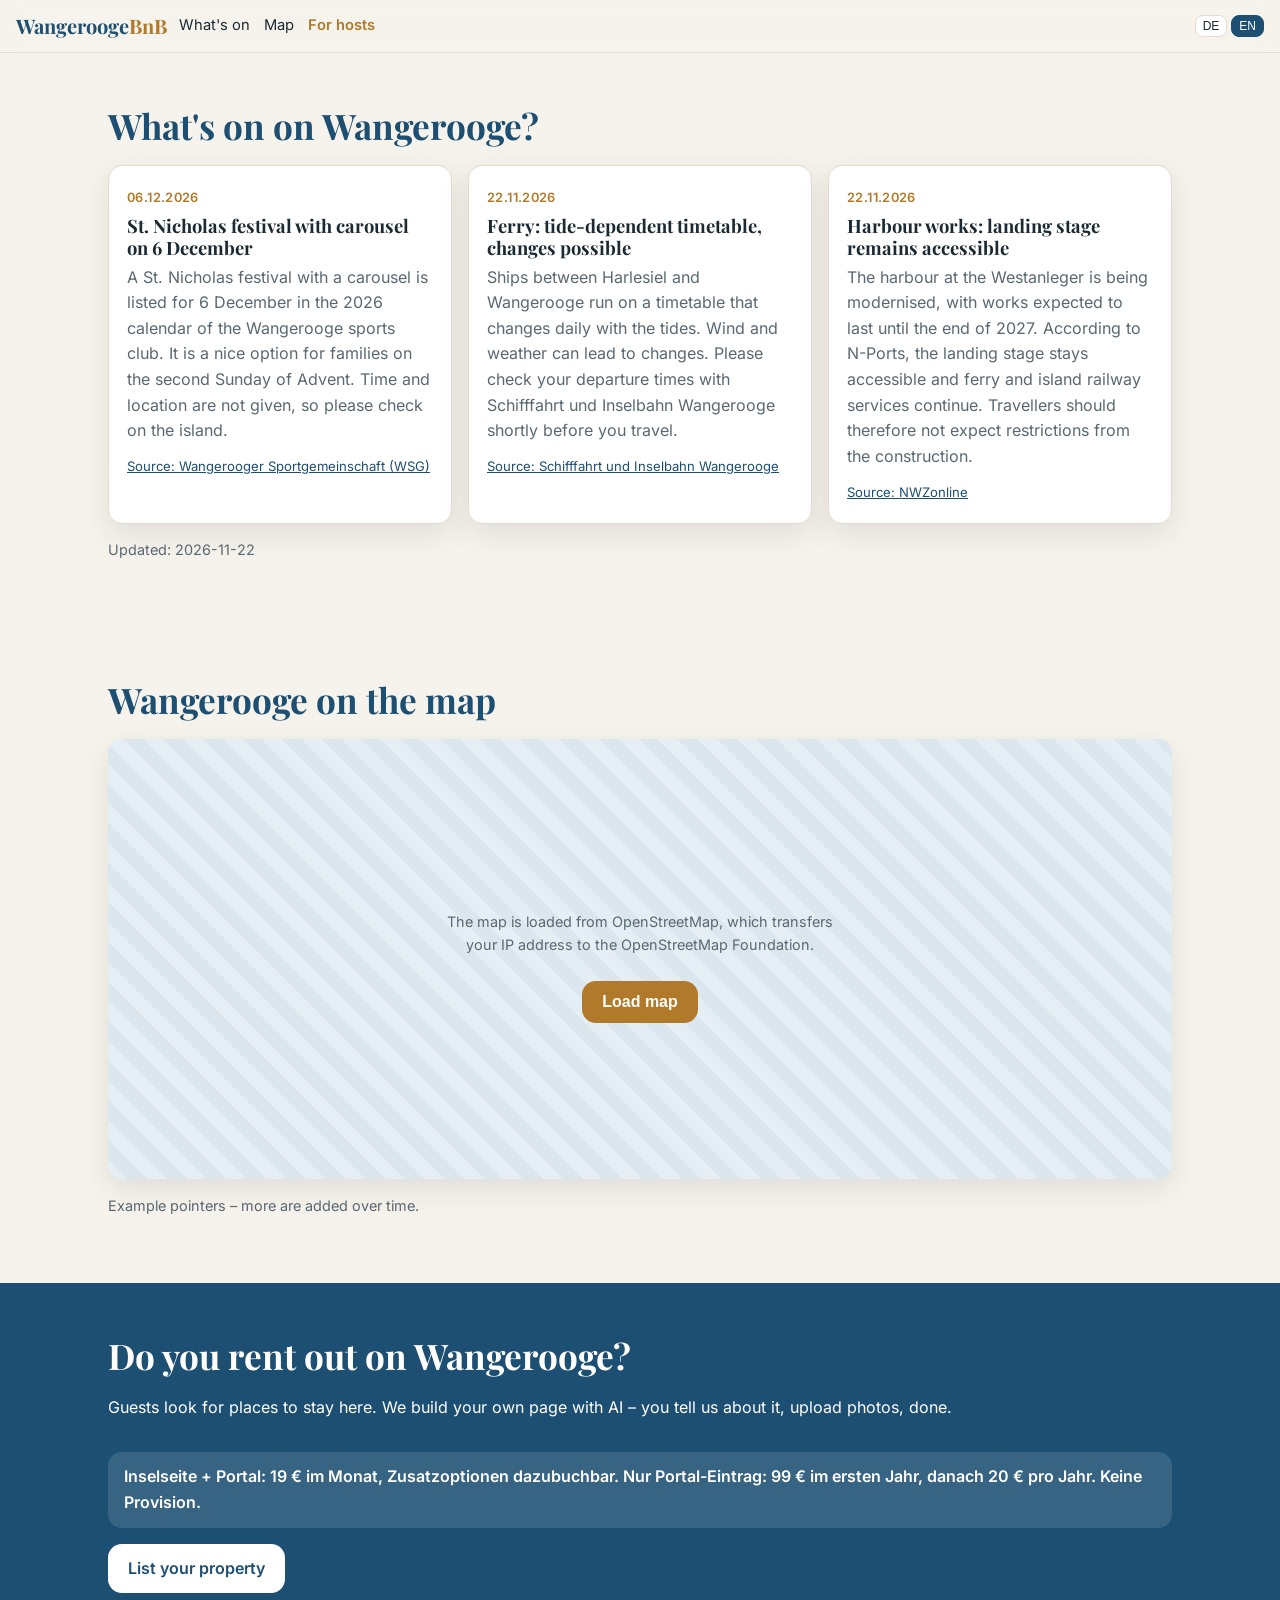
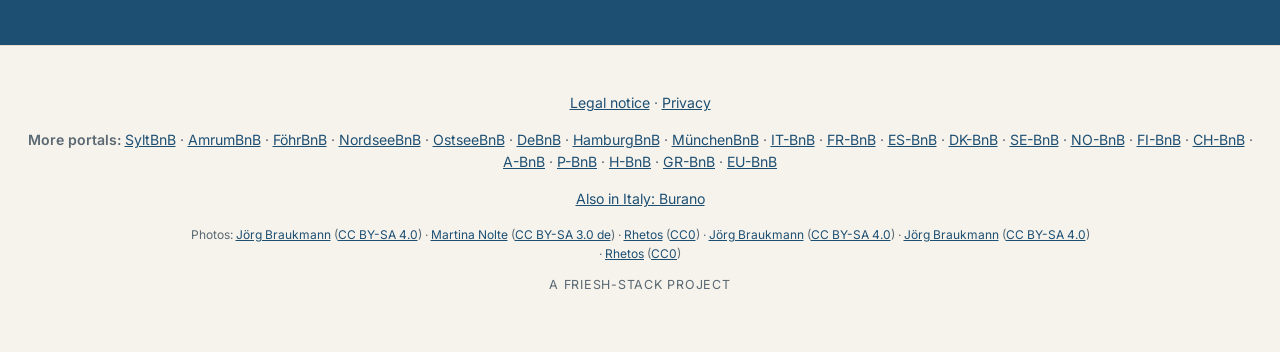
<file: aktuell.html>
<!DOCTYPE html>
<html lang="de" translate="no" class="notranslate">
<head>
<meta charset="utf-8">
<meta name="google" content="notranslate">
<meta name="viewport" content="width=device-width, initial-scale=1">
<title>WangeroogeBnB – Was ist los auf Wangerooge?</title>
<meta name="description" content="WangeroogeBnB – Was ist los auf Wangerooge?">
<link rel="canonical" href="https://wangeroogebnb.de/">
<meta property="og:title" content="WangeroogeBnB – Was ist los auf Wangerooge?">
<meta property="og:description" content="WangeroogeBnB – Was ist los auf Wangerooge?">
<meta name="theme-color" content="#1d4f73">
<link rel="stylesheet" href="assets/portal.css">
</head>
<body>
<header class="kopf">
  <a class="logo" href="./">Wangerooge<span>BnB</span></a>
  <nav><a href="#aktuell"><span lang="de">Aktuell</span><span lang="en" hidden>What&#x27;s on</span></a><a href="#karte"><span lang="de">Karte</span><span lang="en" hidden>Map</span></a><a class="nav-cta" href="#gastgeber"><span lang="de">Für Gastgeber</span><span lang="en" hidden>For hosts</span></a></nav>
  <div class="langs"><button type="button" data-lang="de">DE</button><button type="button" data-lang="en">EN</button></div>
</header>
<main>
<section id="aktuell" class="block">
  
  <h2><span lang="de">Was ist los auf Wangerooge?</span><span lang="en" hidden>What&#x27;s on on Wangerooge?</span></h2>
<!-- AUTO:news:start -->
  <div class="news-grid"><article class="news"><time>06.12.2026</time><h3><span lang="de">Nikolausfest mit Karussell am 6. Dezember</span><span lang="en" hidden>St. Nicholas festival with carousel on 6 December</span></h3><p><span lang="de">Am 6. Dezember steht auf der Insel ein Nikolausfest mit Karussell im Terminplan der Wangerooger Sportgemeinschaft. Das ist ein schöner Programmpunkt für Familien am zweiten Advent. Uhrzeit und Ort sind dort nicht genannt, bitte kurz vor Ort erfragen.</span><span lang="en" hidden>A St. Nicholas festival with a carousel is listed for 6 December in the 2026 calendar of the Wangerooge sports club. It is a nice option for families on the second Sunday of Advent. Time and location are not given, so please check on the island.</span></p><a class="quelle" href="http://wangerooger-sg.de/Der-Verein/Termine/" target="_blank" rel="noopener"><span lang="de">Quelle</span><span lang="en" hidden>Source</span>: Wangerooger Sportgemeinschaft (WSG)</a></article><article class="news"><time>22.11.2026</time><h3><span lang="de">Fähre: Tideabhängiger Fahrplan, Änderungen möglich</span><span lang="en" hidden>Ferry: tide-dependent timetable, changes possible</span></h3><p><span lang="de">Die Schiffe zwischen Harlesiel und Wangerooge fahren nach einem täglich wechselnden Fahrplan. Wind und Wetter können zu Änderungen führen. Bitte prüfen Sie Ihre Abfahrtszeiten kurz vor der Reise bei Schifffahrt und Inselbahn Wangerooge.</span><span lang="en" hidden>Ships between Harlesiel and Wangerooge run on a timetable that changes daily with the tides. Wind and weather can lead to changes. Please check your departure times with Schifffahrt und Inselbahn Wangerooge shortly before you travel.</span></p><a class="quelle" href="https://www.siw-wangerooge.de/siw-de/Linienverkehr" target="_blank" rel="noopener"><span lang="de">Quelle</span><span lang="en" hidden>Source</span>: Schifffahrt und Inselbahn Wangerooge</a></article><article class="news"><time>22.11.2026</time><h3><span lang="de">Hafenumbau: Anleger bleibt zugänglich</span><span lang="en" hidden>Harbour works: landing stage remains accessible</span></h3><p><span lang="de">Am Westanleger wird der Hafen modernisiert, die Arbeiten sollen bis Ende 2027 dauern. Laut N-Ports bleiben der Anleger zugänglich und der Fähr- und Inselbahnbetrieb gesichert. Mit Einschränkungen für Reisende ist durch die Bauarbeiten demnach nicht zu rechnen.</span><span lang="en" hidden>The harbour at the Westanleger is being modernised, with works expected to last until the end of 2027. According to N-Ports, the landing stage stays accessible and ferry and island railway services continue. Travellers should therefore not expect restrictions from the construction.</span></p><a class="quelle" href="https://www.nwzonline.de/friesland/westanleger-auf-wangerooge-abriss-erfolgt-neubau-rueckt-naeher_a_4,3,306184027.html" target="_blank" rel="noopener"><span lang="de">Quelle</span><span lang="en" hidden>Source</span>: NWZonline</a></article></div>
  <p class="stand"><span lang="de">Stand</span><span lang="en" hidden>Updated</span>: 2026-11-22</p>
<!-- AUTO:news:end -->
</section>
<section id="karte" class="block">
  <h2><span lang="de">Wangerooge auf der Karte</span><span lang="en" hidden>Wangerooge on the map</span></h2>
  <div id="map" class="map">
    <div class="map-consent">
      <p><span lang="de">Die Karte wird von OpenStreetMap geladen. Dabei wird Ihre IP-Adresse an die OpenStreetMap Foundation übertragen.</span><span lang="en" hidden>The map is loaded from OpenStreetMap, which transfers your IP address to the OpenStreetMap Foundation.</span></p>
      <button type="button" id="mapLaden" class="btn"><span lang="de">Karte laden</span><span lang="en" hidden>Load map</span></button>
    </div>
  </div>
  <p class="hinweis"><span lang="de">Beispielhafte Hinweise – werden laufend ergänzt.</span><span lang="en" hidden>Example pointers – more are added over time.</span></p>
  <script type="application/json" id="mapDaten">{"c": [53.79, 7.9], "z": 13, "p": [{"n": "Alter Leuchtturm", "lat": 53.7895, "lon": 7.899, "link": "", "t": {"de": "Wahrzeichen im Ortskern", "en": "Landmark in the village"}}, {"n": "Hauptstrand", "lat": 53.795, "lon": 7.905, "link": "", "t": {"de": "Strand & Promenade", "en": "Beach & promenade"}}, {"n": "Westturm", "lat": 53.789, "lon": 7.857, "link": "", "t": {"de": "Ruhiger Westen der Insel", "en": "Quiet western end"}}]}</script>
</section>
<section id="gastgeber" class="gastgeber">
  <div class="block">
    <h2><span lang="de">Sie vermieten auf Wangerooge?</span><span lang="en" hidden>Do you rent out on Wangerooge?</span></h2>
    <p><span lang="de">Gäste suchen hier nach Unterkünften. Wir erstellen Ihnen mit KI eine eigene Unterseite – Sie erzählen, laden Fotos hoch, fertig.</span><span lang="en" hidden>Guests look for places to stay here. We build your own page with AI – you tell us about it, upload photos, done.</span></p>
    <p class="preis"><span lang="de">Inselseite + Portal: 19 € im Monat, Zusatzoptionen dazubuchbar. Nur Portal-Eintrag: 99 € im ersten Jahr, danach 20 € pro Jahr. Keine Provision.</span><span lang="en" hidden>Inselseite + Portal: 19 € im Monat, Zusatzoptionen dazubuchbar. Nur Portal-Eintrag: 99 € im ersten Jahr, danach 20 € pro Jahr. Keine Provision.</span></p>
    <a class="btn btn-hell" href="https://nordsee-webdesign.de"><span lang="de">Unterkunft eintragen</span><span lang="en" hidden>List your property</span></a>
  </div>
</section>
</main>
<footer class="fuss">
  <p><a href="impressum.html"><span lang="de">Impressum</span><span lang="en" hidden>Legal notice</span></a> · <a href="datenschutz.html"><span lang="de">Datenschutz</span><span lang="en" hidden>Privacy</span></a></p>
  <p class="schwester"><strong><span lang="de">Weitere Portale</span><span lang="en" hidden>More portals</span>:</strong> <a href="https://syltbnb.de">SyltBnB</a> · <a href="https://amrumbnb.de">AmrumBnB</a> · <a href="https://foehrbnb.de">FöhrBnB</a> · <a href="https://nordseebnb.de">NordseeBnB</a> · <a href="https://ostseebnb.de">OstseeBnB</a> · <a href="https://debnb.de">DeBnB</a> · <a href="https://hamburgbnb.de">HamburgBnB</a> · <a href="https://muenchenbnb.de">MünchenBnB</a> · <a href="https://it-bnb.com">IT-BnB</a> · <a href="https://fr-bnb.com">FR-BnB</a> · <a href="https://es-bnb.com">ES-BnB</a> · <a href="https://dk-bnb.dk">DK-BnB</a> · <a href="https://se-bnb.com">SE-BnB</a> · <a href="https://no-bnb.com">NO-BnB</a> · <a href="https://fi-bnb.com">FI-BnB</a> · <a href="https://ch-bnb.com">CH-BnB</a> · <a href="https://a-bnb.com">A-BnB</a> · <a href="https://p-bnb.com">P-BnB</a> · <a href="https://h-bnb.com">H-BnB</a> · <a href="https://gr-bnb.com">GR-BnB</a> · <a href="https://eu-bnb.com">EU-BnB</a></p>
  <p><a href="https://myburano.com"><span lang="de">Auch in Italien: Burano</span><span lang="en" hidden>Also in Italy: Burano</span></a></p>
  <p class="credits"><span lang="de">Fotos</span><span lang="en" hidden>Photos</span>: <a href="https://commons.wikimedia.org/wiki/File:Wangerooge_-_Strand_im_Nordosten.jpg" target="_blank" rel="noopener">Jörg Braukmann</a> (<a href="https://creativecommons.org/licenses/by-sa/4.0" target="_blank" rel="noopener">CC BY-SA 4.0</a>) · <a href="https://commons.wikimedia.org/wiki/File:2012-05-13_Nordsee-Luftbilder_DSCF9112.jpg" target="_blank" rel="noopener">Martina Nolte</a> (<a href="https://creativecommons.org/licenses/by-sa/3.0/de/deed.en" target="_blank" rel="noopener">CC BY-SA 3.0 de</a>) · <a href="https://commons.wikimedia.org/wiki/File:Graugans_(Inselbahn_Wangerooge).jpg" target="_blank" rel="noopener">Rhetos</a> (<a href="http://creativecommons.org/publicdomain/zero/1.0/deed.en" target="_blank" rel="noopener">CC0</a>) · <a href="https://commons.wikimedia.org/wiki/File:Strand_und_D%C3%BCnen_im_Nordosten_von_Wangerooge_01.jpg" target="_blank" rel="noopener">Jörg Braukmann</a> (<a href="https://creativecommons.org/licenses/by-sa/4.0" target="_blank" rel="noopener">CC BY-SA 4.0</a>) · <a href="https://commons.wikimedia.org/wiki/File:Wangerooge_-_%C3%9Cbergang_zum_Strand_im_Nordosten.jpg" target="_blank" rel="noopener">Jörg Braukmann</a> (<a href="https://creativecommons.org/licenses/by-sa/4.0" target="_blank" rel="noopener">CC BY-SA 4.0</a>) · <a href="https://commons.wikimedia.org/wiki/File:Deckpeilung_(T%C3%BCrme,_Wangerooge).jpg" target="_blank" rel="noopener">Rhetos</a> (<a href="http://creativecommons.org/publicdomain/zero/1.0/deed.en" target="_blank" rel="noopener">CC0</a>)</p>
  <p class="sig"><span lang="de">Ein friesh-stack Projekt</span><span lang="en" hidden>A friesh-stack project</span></p>
</footer>
<script src="assets/portal.js"></script>
</body>
</html>
</file>
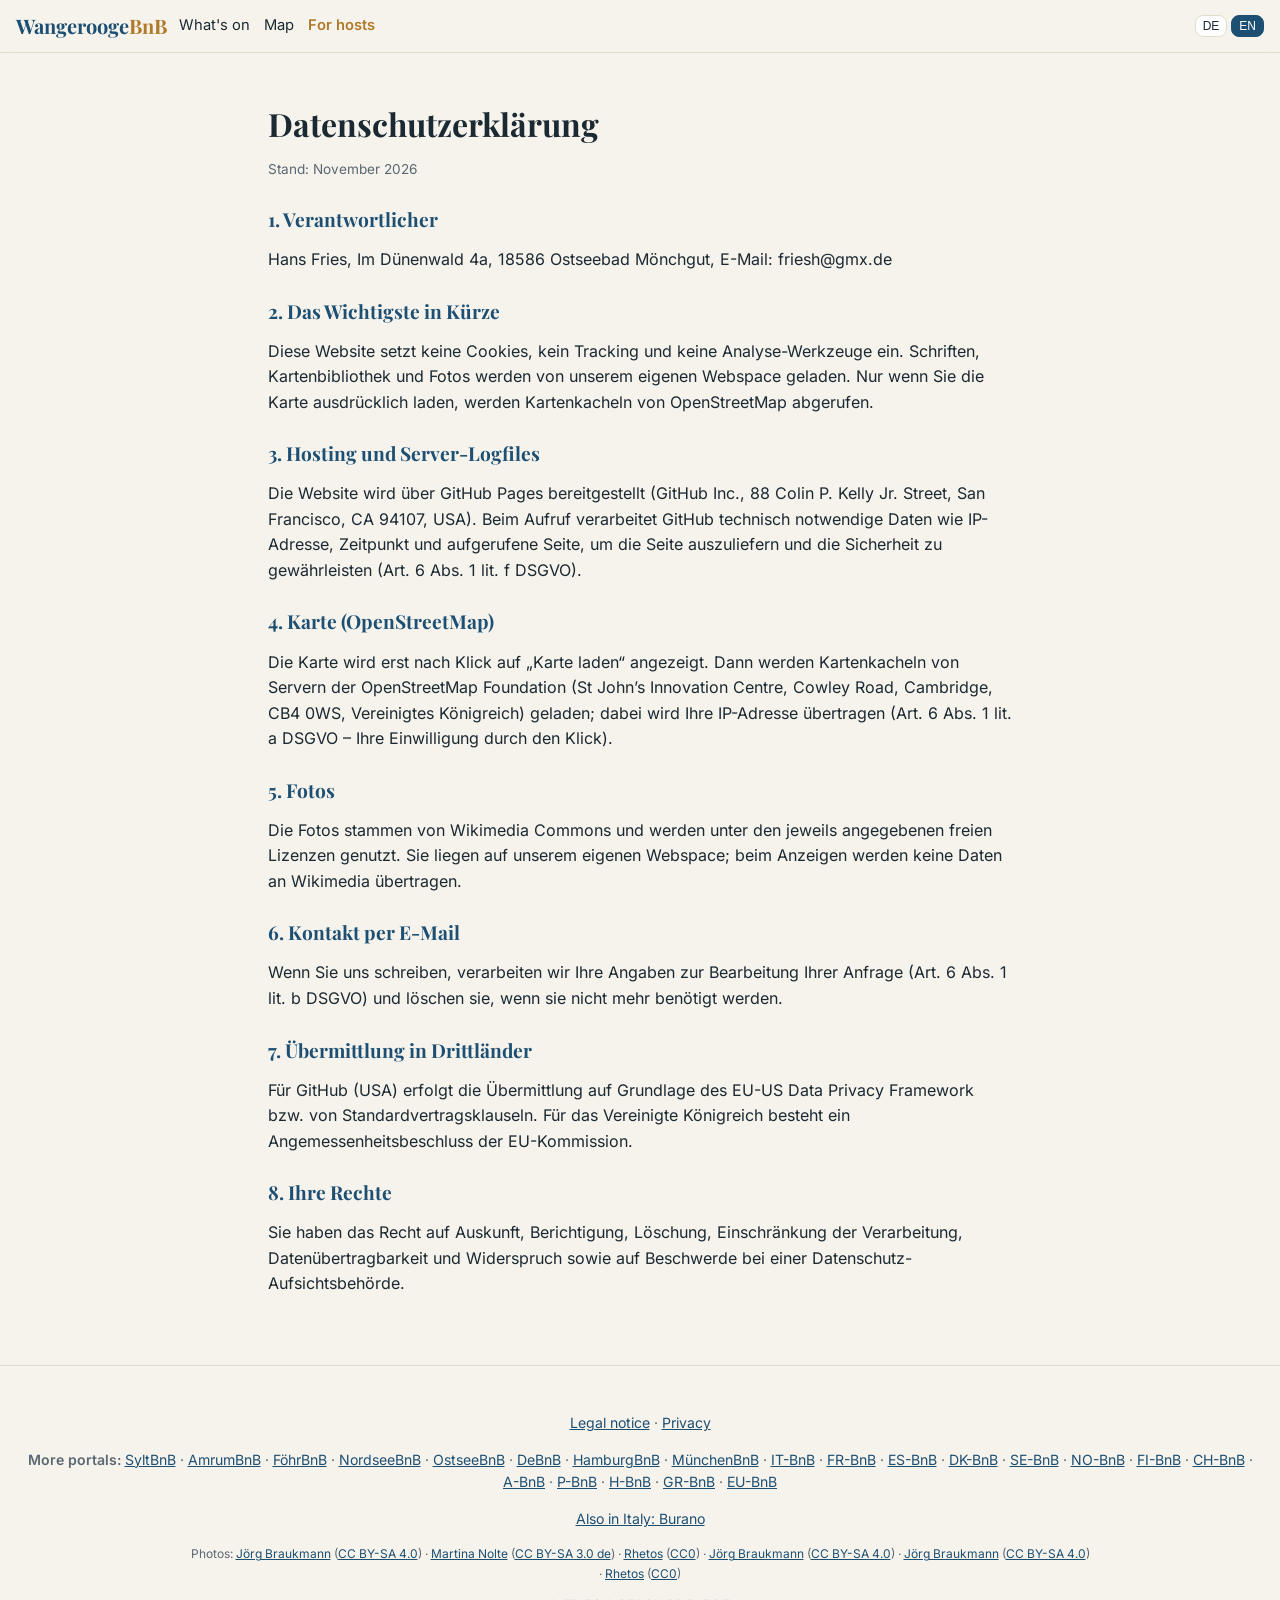
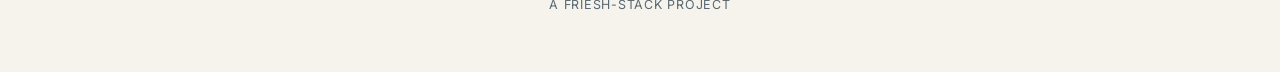
<file: datenschutz.html>
<!DOCTYPE html>
<html lang="de" translate="no" class="notranslate">
<head>
<meta charset="utf-8">
<meta name="google" content="notranslate">
<meta name="viewport" content="width=device-width, initial-scale=1">
<title>Datenschutz – WangeroogeBnB</title>
<meta name="description" content="Datenschutzerklärung">
<link rel="canonical" href="https://wangeroogebnb.de/">
<meta property="og:title" content="Datenschutz – WangeroogeBnB">
<meta property="og:description" content="Datenschutzerklärung">
<meta name="theme-color" content="#1d4f73">
<link rel="stylesheet" href="assets/portal.css">
</head>
<body>
<header class="kopf">
  <a class="logo" href="./">Wangerooge<span>BnB</span></a>
  <nav><a href="./#aktuell"><span lang="de">Aktuell</span><span lang="en" hidden>What&#x27;s on</span></a><a href="./#karte"><span lang="de">Karte</span><span lang="en" hidden>Map</span></a><a class="nav-cta" href="./#gastgeber"><span lang="de">Für Gastgeber</span><span lang="en" hidden>For hosts</span></a></nav>
  <div class="langs"><button type="button" data-lang="de">DE</button><button type="button" data-lang="en">EN</button></div>
</header>
<main class="block recht">
<h1>Datenschutzerklärung</h1>
<p class="klein">Stand: November 2026</p>
<h2>1. Verantwortlicher</h2>
<p>Hans Fries, Im Dünenwald 4a, 18586 Ostseebad Mönchgut, E-Mail: friesh@gmx.de</p>
<h2>2. Das Wichtigste in Kürze</h2>
<p>Diese Website setzt keine Cookies, kein Tracking und keine Analyse-Werkzeuge ein. Schriften, Kartenbibliothek und Fotos werden von unserem eigenen Webspace geladen. Nur wenn Sie die Karte ausdrücklich laden, werden Kartenkacheln von OpenStreetMap abgerufen.</p>
<h2>3. Hosting und Server-Logfiles</h2>
<p>Die Website wird über GitHub Pages bereitgestellt (GitHub Inc., 88 Colin P. Kelly Jr. Street, San Francisco, CA 94107, USA). Beim Aufruf verarbeitet GitHub technisch notwendige Daten wie IP-Adresse, Zeitpunkt und aufgerufene Seite, um die Seite auszuliefern und die Sicherheit zu gewährleisten (Art. 6 Abs. 1 lit. f DSGVO).</p>
<h2>4. Karte (OpenStreetMap)</h2>
<p>Die Karte wird erst nach Klick auf „Karte laden“ angezeigt. Dann werden Kartenkacheln von Servern der OpenStreetMap Foundation (St John’s Innovation Centre, Cowley Road, Cambridge, CB4 0WS, Vereinigtes Königreich) geladen; dabei wird Ihre IP-Adresse übertragen (Art. 6 Abs. 1 lit. a DSGVO – Ihre Einwilligung durch den Klick).</p>

<h2>5. Fotos</h2>
<p>Die Fotos stammen von Wikimedia Commons und werden unter den jeweils angegebenen freien Lizenzen genutzt. Sie liegen auf unserem eigenen Webspace; beim Anzeigen werden keine Daten an Wikimedia übertragen.</p>
<h2>6. Kontakt per E-Mail</h2>
<p>Wenn Sie uns schreiben, verarbeiten wir Ihre Angaben zur Bearbeitung Ihrer Anfrage (Art. 6 Abs. 1 lit. b DSGVO) und löschen sie, wenn sie nicht mehr benötigt werden.</p>
<h2>7. Übermittlung in Drittländer</h2>
<p>Für GitHub (USA) erfolgt die Übermittlung auf Grundlage des EU-US Data Privacy Framework bzw. von Standardvertragsklauseln. Für das Vereinigte Königreich besteht ein Angemessenheitsbeschluss der EU-Kommission.</p>
<h2>8. Ihre Rechte</h2>
<p>Sie haben das Recht auf Auskunft, Berichtigung, Löschung, Einschränkung der Verarbeitung, Datenübertragbarkeit und Widerspruch sowie auf Beschwerde bei einer Datenschutz-Aufsichtsbehörde.</p>
</main>
<footer class="fuss">
  <p><a href="impressum.html"><span lang="de">Impressum</span><span lang="en" hidden>Legal notice</span></a> · <a href="datenschutz.html"><span lang="de">Datenschutz</span><span lang="en" hidden>Privacy</span></a></p>
  <p class="schwester"><strong><span lang="de">Weitere Portale</span><span lang="en" hidden>More portals</span>:</strong> <a href="https://syltbnb.de">SyltBnB</a> · <a href="https://amrumbnb.de">AmrumBnB</a> · <a href="https://foehrbnb.de">FöhrBnB</a> · <a href="https://nordseebnb.de">NordseeBnB</a> · <a href="https://ostseebnb.de">OstseeBnB</a> · <a href="https://debnb.de">DeBnB</a> · <a href="https://hamburgbnb.de">HamburgBnB</a> · <a href="https://muenchenbnb.de">MünchenBnB</a> · <a href="https://it-bnb.com">IT-BnB</a> · <a href="https://fr-bnb.com">FR-BnB</a> · <a href="https://es-bnb.com">ES-BnB</a> · <a href="https://dk-bnb.dk">DK-BnB</a> · <a href="https://se-bnb.com">SE-BnB</a> · <a href="https://no-bnb.com">NO-BnB</a> · <a href="https://fi-bnb.com">FI-BnB</a> · <a href="https://ch-bnb.com">CH-BnB</a> · <a href="https://a-bnb.com">A-BnB</a> · <a href="https://p-bnb.com">P-BnB</a> · <a href="https://h-bnb.com">H-BnB</a> · <a href="https://gr-bnb.com">GR-BnB</a> · <a href="https://eu-bnb.com">EU-BnB</a></p>
  <p><a href="https://myburano.com"><span lang="de">Auch in Italien: Burano</span><span lang="en" hidden>Also in Italy: Burano</span></a></p>
  <p class="credits"><span lang="de">Fotos</span><span lang="en" hidden>Photos</span>: <a href="https://commons.wikimedia.org/wiki/File:Wangerooge_-_Strand_im_Nordosten.jpg" target="_blank" rel="noopener">Jörg Braukmann</a> (<a href="https://creativecommons.org/licenses/by-sa/4.0" target="_blank" rel="noopener">CC BY-SA 4.0</a>) · <a href="https://commons.wikimedia.org/wiki/File:2012-05-13_Nordsee-Luftbilder_DSCF9112.jpg" target="_blank" rel="noopener">Martina Nolte</a> (<a href="https://creativecommons.org/licenses/by-sa/3.0/de/deed.en" target="_blank" rel="noopener">CC BY-SA 3.0 de</a>) · <a href="https://commons.wikimedia.org/wiki/File:Graugans_(Inselbahn_Wangerooge).jpg" target="_blank" rel="noopener">Rhetos</a> (<a href="http://creativecommons.org/publicdomain/zero/1.0/deed.en" target="_blank" rel="noopener">CC0</a>) · <a href="https://commons.wikimedia.org/wiki/File:Strand_und_D%C3%BCnen_im_Nordosten_von_Wangerooge_01.jpg" target="_blank" rel="noopener">Jörg Braukmann</a> (<a href="https://creativecommons.org/licenses/by-sa/4.0" target="_blank" rel="noopener">CC BY-SA 4.0</a>) · <a href="https://commons.wikimedia.org/wiki/File:Wangerooge_-_%C3%9Cbergang_zum_Strand_im_Nordosten.jpg" target="_blank" rel="noopener">Jörg Braukmann</a> (<a href="https://creativecommons.org/licenses/by-sa/4.0" target="_blank" rel="noopener">CC BY-SA 4.0</a>) · <a href="https://commons.wikimedia.org/wiki/File:Deckpeilung_(T%C3%BCrme,_Wangerooge).jpg" target="_blank" rel="noopener">Rhetos</a> (<a href="http://creativecommons.org/publicdomain/zero/1.0/deed.en" target="_blank" rel="noopener">CC0</a>)</p>
  <p class="sig"><span lang="de">Ein friesh-stack Projekt</span><span lang="en" hidden>A friesh-stack project</span></p>
</footer>
<script src="assets/portal.js"></script>
</body>
</html>
</file>
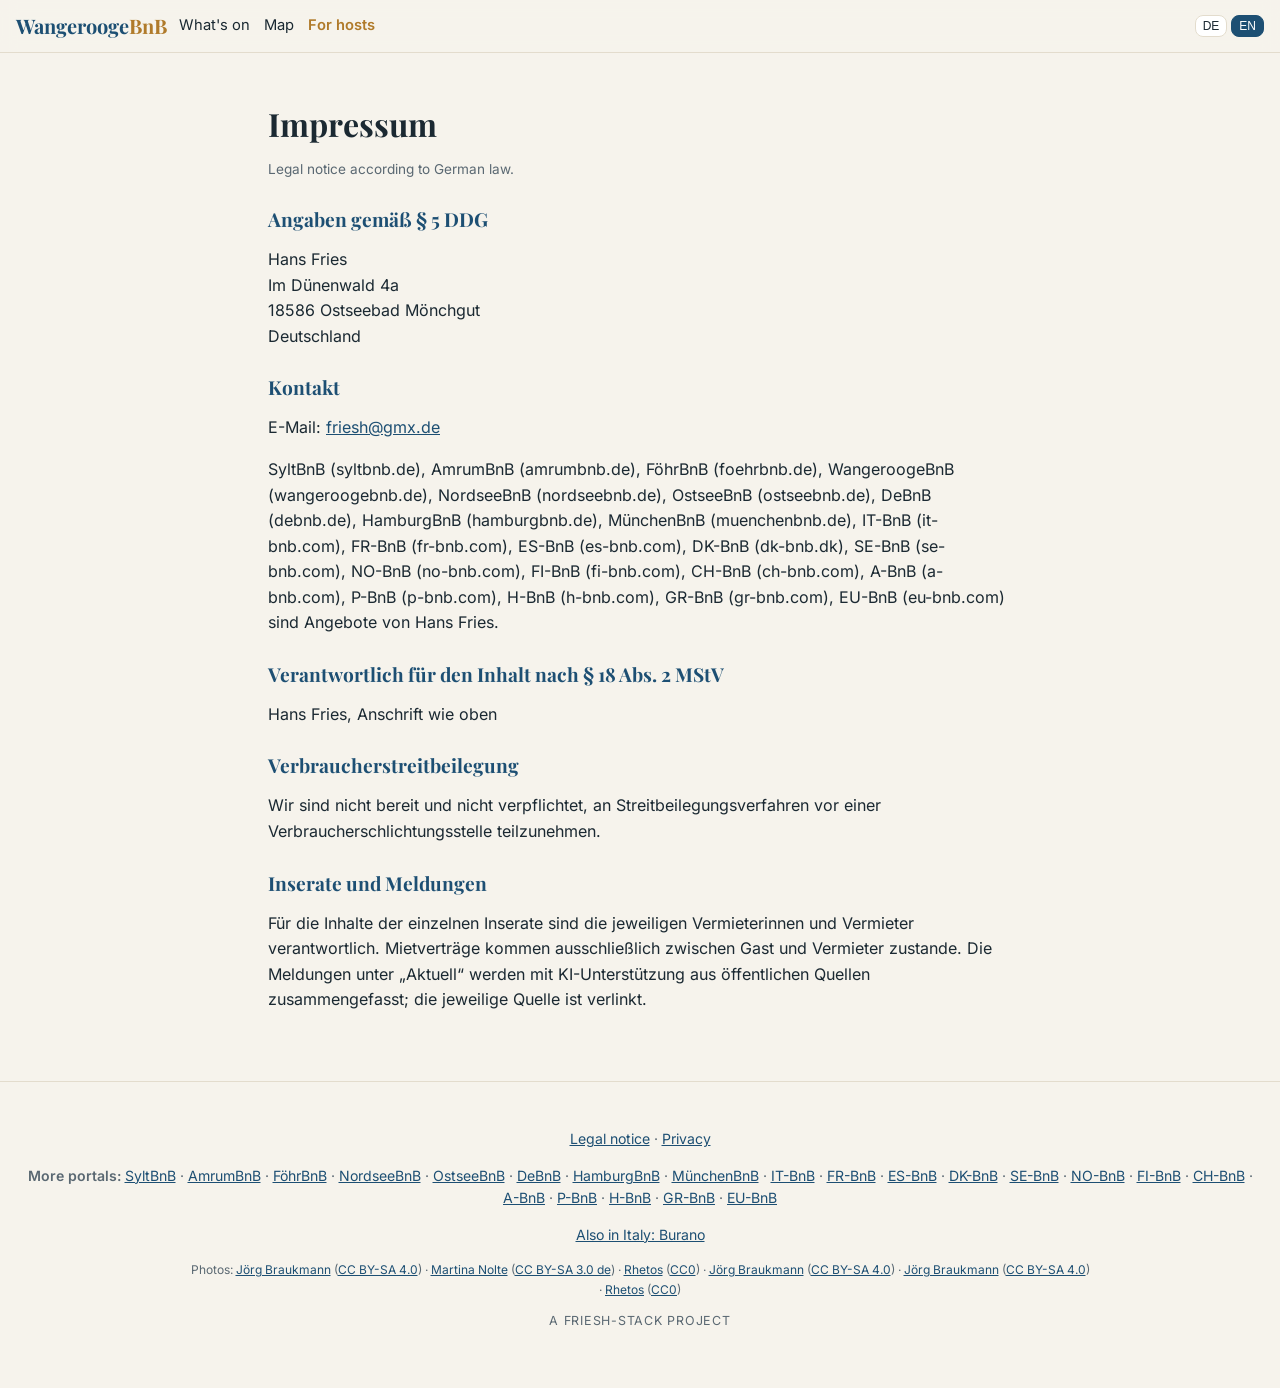
<file: impressum.html>
<!DOCTYPE html>
<html lang="de" translate="no" class="notranslate">
<head>
<meta charset="utf-8">
<meta name="google" content="notranslate">
<meta name="viewport" content="width=device-width, initial-scale=1">
<title>Impressum – WangeroogeBnB</title>
<meta name="description" content="Impressum">
<link rel="canonical" href="https://wangeroogebnb.de/">
<meta property="og:title" content="Impressum – WangeroogeBnB">
<meta property="og:description" content="Impressum">
<meta name="theme-color" content="#1d4f73">
<link rel="stylesheet" href="assets/portal.css">
</head>
<body>
<header class="kopf">
  <a class="logo" href="./">Wangerooge<span>BnB</span></a>
  <nav><a href="./#aktuell"><span lang="de">Aktuell</span><span lang="en" hidden>What&#x27;s on</span></a><a href="./#karte"><span lang="de">Karte</span><span lang="en" hidden>Map</span></a><a class="nav-cta" href="./#gastgeber"><span lang="de">Für Gastgeber</span><span lang="en" hidden>For hosts</span></a></nav>
  <div class="langs"><button type="button" data-lang="de">DE</button><button type="button" data-lang="en">EN</button></div>
</header>
<main class="block recht">
<h1>Impressum</h1>
<p lang="en" class="klein">Legal notice according to German law.</p>
<h2>Angaben gemäß § 5 DDG</h2>
<p>Hans Fries<br>Im Dünenwald 4a<br>18586 Ostseebad Mönchgut<br>Deutschland</p>
<h2>Kontakt</h2>
<p>E-Mail: <a href="mailto:friesh@gmx.de">friesh@gmx.de</a></p>
<p>SyltBnB (syltbnb.de), AmrumBnB (amrumbnb.de), FöhrBnB (foehrbnb.de), WangeroogeBnB (wangeroogebnb.de), NordseeBnB (nordseebnb.de), OstseeBnB (ostseebnb.de), DeBnB (debnb.de), HamburgBnB (hamburgbnb.de), MünchenBnB (muenchenbnb.de), IT-BnB (it-bnb.com), FR-BnB (fr-bnb.com), ES-BnB (es-bnb.com), DK-BnB (dk-bnb.dk), SE-BnB (se-bnb.com), NO-BnB (no-bnb.com), FI-BnB (fi-bnb.com), CH-BnB (ch-bnb.com), A-BnB (a-bnb.com), P-BnB (p-bnb.com), H-BnB (h-bnb.com), GR-BnB (gr-bnb.com), EU-BnB (eu-bnb.com) sind Angebote von Hans Fries.</p>
<h2>Verantwortlich für den Inhalt nach § 18 Abs. 2 MStV</h2>
<p>Hans Fries, Anschrift wie oben</p>
<h2>Verbraucherstreitbeilegung</h2>
<p>Wir sind nicht bereit und nicht verpflichtet, an Streitbeilegungsverfahren vor einer Verbraucherschlichtungsstelle teilzunehmen.</p>
<h2>Inserate und Meldungen</h2>
<p>Für die Inhalte der einzelnen Inserate sind die jeweiligen Vermieterinnen und Vermieter verantwortlich. Mietverträge kommen ausschließlich zwischen Gast und Vermieter zustande. Die Meldungen unter „Aktuell“ werden mit KI-Unterstützung aus öffentlichen Quellen zusammengefasst; die jeweilige Quelle ist verlinkt.</p>
</main>
<footer class="fuss">
  <p><a href="impressum.html"><span lang="de">Impressum</span><span lang="en" hidden>Legal notice</span></a> · <a href="datenschutz.html"><span lang="de">Datenschutz</span><span lang="en" hidden>Privacy</span></a></p>
  <p class="schwester"><strong><span lang="de">Weitere Portale</span><span lang="en" hidden>More portals</span>:</strong> <a href="https://syltbnb.de">SyltBnB</a> · <a href="https://amrumbnb.de">AmrumBnB</a> · <a href="https://foehrbnb.de">FöhrBnB</a> · <a href="https://nordseebnb.de">NordseeBnB</a> · <a href="https://ostseebnb.de">OstseeBnB</a> · <a href="https://debnb.de">DeBnB</a> · <a href="https://hamburgbnb.de">HamburgBnB</a> · <a href="https://muenchenbnb.de">MünchenBnB</a> · <a href="https://it-bnb.com">IT-BnB</a> · <a href="https://fr-bnb.com">FR-BnB</a> · <a href="https://es-bnb.com">ES-BnB</a> · <a href="https://dk-bnb.dk">DK-BnB</a> · <a href="https://se-bnb.com">SE-BnB</a> · <a href="https://no-bnb.com">NO-BnB</a> · <a href="https://fi-bnb.com">FI-BnB</a> · <a href="https://ch-bnb.com">CH-BnB</a> · <a href="https://a-bnb.com">A-BnB</a> · <a href="https://p-bnb.com">P-BnB</a> · <a href="https://h-bnb.com">H-BnB</a> · <a href="https://gr-bnb.com">GR-BnB</a> · <a href="https://eu-bnb.com">EU-BnB</a></p>
  <p><a href="https://myburano.com"><span lang="de">Auch in Italien: Burano</span><span lang="en" hidden>Also in Italy: Burano</span></a></p>
  <p class="credits"><span lang="de">Fotos</span><span lang="en" hidden>Photos</span>: <a href="https://commons.wikimedia.org/wiki/File:Wangerooge_-_Strand_im_Nordosten.jpg" target="_blank" rel="noopener">Jörg Braukmann</a> (<a href="https://creativecommons.org/licenses/by-sa/4.0" target="_blank" rel="noopener">CC BY-SA 4.0</a>) · <a href="https://commons.wikimedia.org/wiki/File:2012-05-13_Nordsee-Luftbilder_DSCF9112.jpg" target="_blank" rel="noopener">Martina Nolte</a> (<a href="https://creativecommons.org/licenses/by-sa/3.0/de/deed.en" target="_blank" rel="noopener">CC BY-SA 3.0 de</a>) · <a href="https://commons.wikimedia.org/wiki/File:Graugans_(Inselbahn_Wangerooge).jpg" target="_blank" rel="noopener">Rhetos</a> (<a href="http://creativecommons.org/publicdomain/zero/1.0/deed.en" target="_blank" rel="noopener">CC0</a>) · <a href="https://commons.wikimedia.org/wiki/File:Strand_und_D%C3%BCnen_im_Nordosten_von_Wangerooge_01.jpg" target="_blank" rel="noopener">Jörg Braukmann</a> (<a href="https://creativecommons.org/licenses/by-sa/4.0" target="_blank" rel="noopener">CC BY-SA 4.0</a>) · <a href="https://commons.wikimedia.org/wiki/File:Wangerooge_-_%C3%9Cbergang_zum_Strand_im_Nordosten.jpg" target="_blank" rel="noopener">Jörg Braukmann</a> (<a href="https://creativecommons.org/licenses/by-sa/4.0" target="_blank" rel="noopener">CC BY-SA 4.0</a>) · <a href="https://commons.wikimedia.org/wiki/File:Deckpeilung_(T%C3%BCrme,_Wangerooge).jpg" target="_blank" rel="noopener">Rhetos</a> (<a href="http://creativecommons.org/publicdomain/zero/1.0/deed.en" target="_blank" rel="noopener">CC0</a>)</p>
  <p class="sig"><span lang="de">Ein friesh-stack Projekt</span><span lang="en" hidden>A friesh-stack project</span></p>
</footer>
<script src="assets/portal.js"></script>
</body>
</html>
</file>
<file: assets/portal.css>
@font-face{font-family:"Inter";src:url(fonts/inter-latin-400-normal.woff2) format("woff2");font-weight:400;font-display:swap}
@font-face{font-family:"Inter";src:url(fonts/inter-latin-600-normal.woff2) format("woff2");font-weight:600;font-display:swap}
@font-face{font-family:"Playfair Display";src:url(fonts/playfair-display-latin-600-normal.woff2) format("woff2");font-weight:600;font-display:swap}
@font-face{font-family:"Playfair Display";src:url(fonts/playfair-display-latin-700-normal.woff2) format("woff2");font-weight:700;font-display:swap}
:root{
  --brand:#1d4f73;--brand-2:#e8e2d4;--accent:#b07a2a;--bg:#f6f3ec;--ink:#1b2932;--muted:#5a6872;
  --white:#fff;--line:#e3dccd;--foam:#e5eef4;--grass:#6f8448;
  --radius:14px;--shadow:0 10px 30px rgba(27,41,50,.10);
}
@media (prefers-color-scheme:dark){:root{--bg:#10181e;--ink:#e9eef2;--muted:#a3b1bb;--white:#18232b;--line:#2a3843;--brand-2:#22303a;--foam:#1a2a35}}
*{box-sizing:border-box}
html{scroll-behavior:smooth}
body{margin:0;background:var(--bg);color:var(--ink);font:16px/1.6 Inter,system-ui,sans-serif;overflow-x:hidden}
h1,h2,h3{font-family:"Playfair Display",Georgia,serif;line-height:1.2;margin:0 0 .5em}
h2{font-size:clamp(1.5rem,4vw,2.2rem);color:var(--brand)}
@media (prefers-color-scheme:dark){h2{color:#9cc6e4}}
a{color:var(--brand)}
@media (prefers-color-scheme:dark){a{color:#9cc6e4}}
[hidden]{display:none!important}
.kopf{position:sticky;top:0;z-index:1000;display:flex;align-items:center;gap:12px;padding:10px 16px;background:color-mix(in srgb,var(--bg) 92%,transparent);backdrop-filter:blur(8px);border-bottom:1px solid var(--line)}
.logo{font-family:"Playfair Display",serif;font-weight:700;font-size:1.25rem;text-decoration:none;color:var(--brand);white-space:nowrap}
.kopf nav{display:flex;gap:14px;overflow-x:auto;flex:1;scrollbar-width:none}
.kopf nav::-webkit-scrollbar{display:none}
.kopf nav a{text-decoration:none;color:var(--ink);font-size:.92rem;white-space:nowrap}
.kopf nav a.nav-cta{color:var(--accent);font-weight:600}
.langs{display:flex;gap:4px}
.langs button{border:1px solid var(--line);background:var(--white);color:var(--ink);border-radius:8px;padding:3px 7px;font-size:.75rem;cursor:pointer}
.langs button.an{background:var(--brand);color:#fff;border-color:var(--brand)}
.hero{position:relative;min-height:78vh;display:flex;align-items:flex-end;color:#fff;overflow:hidden;
  background:linear-gradient(160deg,#1d4f73 0%,#3a7ca5 55%,#d8c79f 100%)}
.slides{position:absolute;inset:0}
.slide{position:absolute;inset:0;background-size:cover;background-position:center;opacity:0;transition:opacity 1.6s ease;transform:scale(1.04)}
.slide.an{opacity:1;animation:zoom 12s ease-out forwards}
@keyframes zoom{to{transform:scale(1)}}
.hero:after{content:"";position:absolute;inset:0;background:linear-gradient(to top,rgba(10,25,35,.78),rgba(10,25,35,.1) 60%)}
.hero-inhalt{position:relative;z-index:1;padding:32px 20px 44px;max-width:860px}
.hero h1{font-size:clamp(1.9rem,6vw,3.3rem);margin-bottom:.4em}
.hero p{font-size:1.08rem;max-width:640px;opacity:.95}
.hero-btns{display:flex;gap:10px;flex-wrap:wrap;margin-top:18px}
.btn{display:inline-block;background:var(--accent);color:#fff!important;text-decoration:none;border:0;border-radius:var(--radius);padding:12px 20px;font-weight:600;font-size:1rem;cursor:pointer}
.btn-rand{background:transparent;border:1.5px solid #fff}
.btn-hell{background:#fff;color:var(--brand)!important}
.block{max-width:1100px;margin:0 auto;padding:52px 18px}
.news-grid{display:grid;grid-template-columns:repeat(auto-fill,minmax(270px,1fr));gap:16px}
.news{background:var(--white);border:1px solid var(--line);border-radius:var(--radius);box-shadow:var(--shadow);padding:18px}
.news time{font-size:.8rem;color:var(--accent);font-weight:600;letter-spacing:.03em}
.news h3{font-size:1.15rem;margin:.3em 0}
.news p{margin:0 0 .6em;color:var(--muted)}
.quelle{font-size:.82rem}
.leer,.stand,.hinweis{color:var(--muted);font-size:.9rem}
.map{position:relative;height:440px;border-radius:var(--radius);overflow:hidden;box-shadow:var(--shadow);background:var(--foam) repeating-linear-gradient(45deg,transparent 0 14px,rgba(29,79,115,.05) 14px 28px)}
.map-consent{position:absolute;inset:0;display:flex;flex-direction:column;align-items:center;justify-content:center;text-align:center;padding:24px;gap:10px}
.map-consent p{max-width:420px;color:var(--muted);font-size:.9rem}
.pfeil-icon{background:none;border:0}
.pfeil{position:absolute;left:0;bottom:0;transform:translateX(-50%);display:flex;flex-direction:column;align-items:center;pointer-events:auto}
.pfeil .schild{background:var(--brand);color:#fff;border-radius:10px;padding:5px 9px;font:600 12px/1.25 Inter,sans-serif;white-space:nowrap;box-shadow:0 4px 12px rgba(0,0,0,.25);text-align:center}

.pfeil .spitze{width:0;height:0;border-left:9px solid transparent;border-right:9px solid transparent;border-top:14px solid var(--brand);animation:wipp 1.8s ease-in-out infinite}
@keyframes wipp{50%{transform:translateY(4px)}}
.pfeil.link .schild{background:var(--accent)}
.pfeil.link .spitze{border-top-color:var(--accent)}
.hl-grid{display:grid;grid-template-columns:repeat(auto-fill,minmax(240px,1fr));gap:16px}
.hl{background:var(--white);border-radius:var(--radius);overflow:hidden;box-shadow:var(--shadow);border:1px solid var(--line)}
.hl-bild{height:160px;background-size:cover;background-position:center}
.hl-bild.leer{background:linear-gradient(135deg,var(--brand-2),var(--foam))}
.hl-text{padding:14px 16px}
.hl-text p{margin:0;color:var(--muted)}
.frei-grid{display:grid;grid-template-columns:repeat(auto-fill,minmax(240px,1fr));gap:16px}
.frei{display:block;text-decoration:none;color:var(--ink);border:2px dashed var(--line);border-radius:var(--radius);padding:26px 20px;text-align:center;transition:border-color .2s}
.frei:hover{border-color:var(--accent)}
.frei .plus{display:inline-flex;width:44px;height:44px;border-radius:50%;align-items:center;justify-content:center;background:var(--brand-2);color:var(--accent);font-size:1.6rem;margin-bottom:8px}
.frei p{color:var(--muted);margin:0;font-size:.92rem}
.gastgeber{background:var(--brand);color:#fff}
.gastgeber h2{color:#fff}
.gastgeber .preis{font-weight:600;background:rgba(255,255,255,.12);border-radius:var(--radius);padding:12px 16px;display:inline-block}
.recht{max-width:780px}
.recht h2{font-size:1.2rem;margin-top:1.4em}
.klein{font-size:.85rem;color:var(--muted)}
.fuss{text-align:center;padding:32px 18px 44px;font-size:.88rem;color:var(--muted);border-top:1px solid var(--line)}
.fuss .credits{font-size:.75rem;max-width:900px;margin:10px auto}
.fuss .sig{font-size:.78rem;letter-spacing:.06em;text-transform:uppercase}
@media (max-width:640px){.kopf nav a:not(.nav-cta){display:none}.kopf nav{justify-content:flex-end}.hero{min-height:70vh}.map{height:380px}}
.pfeil-icon.klein .schild{display:none}
.lang-select{display:none;border:1px solid var(--line);background:var(--white);color:var(--ink);border-radius:8px;padding:4px 6px;font:600 .8rem Inter,sans-serif}
@media (max-width:640px){.langs.viele button{display:none}.langs.viele .lang-select{display:block}}
.vm-hero{min-height:52vh}
.pk-grid{display:grid;grid-template-columns:repeat(auto-fill,minmax(250px,1fr));gap:16px}
.pk{background:var(--white);border:1px solid var(--line);border-radius:var(--radius);box-shadow:var(--shadow);padding:18px;display:flex;flex-direction:column;gap:8px}
.pk h3{margin:0}.pk .prov{color:var(--grass);font-weight:600;font-size:.9rem}.pk .pr{font-weight:600}.pk p{margin:0;color:var(--muted)}.pk .btn{margin-top:auto;text-align:center}
.pk .gratis{background:var(--brand-2);border-radius:10px;padding:6px 10px;font-size:.88rem}
.btn.ghost{background:transparent;color:var(--brand)!important;border:1.5px solid var(--brand)}
.hinweis-box{margin-top:22px;background:var(--foam);border-radius:var(--radius);padding:18px}
.framewrap{border-radius:var(--radius);overflow:hidden;border:1px solid var(--line);height:560px;background:#fff}
.framewrap iframe{width:100%;height:100%;border:0}
.zopts{display:flex;flex-direction:column;gap:8px}
.zopt{display:flex;gap:10px;align-items:center;background:var(--white);border:1px solid var(--line);border-radius:12px;padding:10px 14px;cursor:pointer}
.zopt input{width:20px;height:20px}
.vform{display:grid;grid-template-columns:1fr 1fr;gap:12px}
.vform label{display:flex;flex-direction:column;gap:4px;font-weight:600;font-size:.9rem}
.vform input,.vform select,.vform textarea{font:inherit;padding:10px;border:1px solid var(--line);border-radius:10px;background:var(--white);color:var(--ink)}
.vform .voll,.vform .btn,.vform .ok{grid-column:1/-1}
@media (max-width:640px){.vform{grid-template-columns:1fr}}

.logo span{color:var(--accent)}
.spiel-teaser{display:block;text-decoration:none;color:#f4e7c4;background:linear-gradient(135deg,#13213a,#1d4f73);border-radius:14px;padding:26px 24px;border:1px solid rgba(226,194,122,.45)}.spiel-teaser h2{color:#e2c27a;margin-bottom:.3em}.spiel-teaser p{margin:0 0 14px}
.spiel-teaser.mit-video{display:grid;grid-template-columns:minmax(0,220px) minmax(0,1fr);gap:24px;align-items:center}.spiel-video{width:100%;aspect-ratio:9/16;border-radius:12px;object-fit:cover;background:#0b1424;box-shadow:0 8px 24px rgba(0,0,0,.35)}@media(max-width:600px){.spiel-teaser.mit-video{grid-template-columns:minmax(0,1fr)}.spiel-video{max-width:240px;margin:0 auto}}

.fbbox{background:var(--white);border:2px solid var(--accent);border-radius:14px;padding:12px 16px;margin:0 0 20px;box-shadow:var(--shadow)}.fbbox ul{list-style:none;margin:8px 0 4px;padding:0}.fbbox li{padding:4px 0;border-top:1px solid var(--line)}.fbbox li:first-child{border-top:0}.fbbox .live b{color:#d6304f}.fbbox small{color:var(--muted)}.fbbox .q{display:block;font-size:12px}
.feat-grid{display:grid;grid-template-columns:repeat(auto-fill,minmax(155px,1fr));gap:10px}.feat{display:block;background:var(--white);border:1px solid var(--line);border-radius:var(--radius);box-shadow:var(--shadow);padding:12px 14px;color:inherit;text-decoration:none}.feat:hover{border-color:var(--accent)}.feat-i{font-size:24px;line-height:1}.feat h3{margin:6px 0 2px;font-size:1rem;line-height:1.25;color:var(--brand)}.feat p{margin:0;color:var(--muted);font-size:.85rem;line-height:1.45}
</file>
